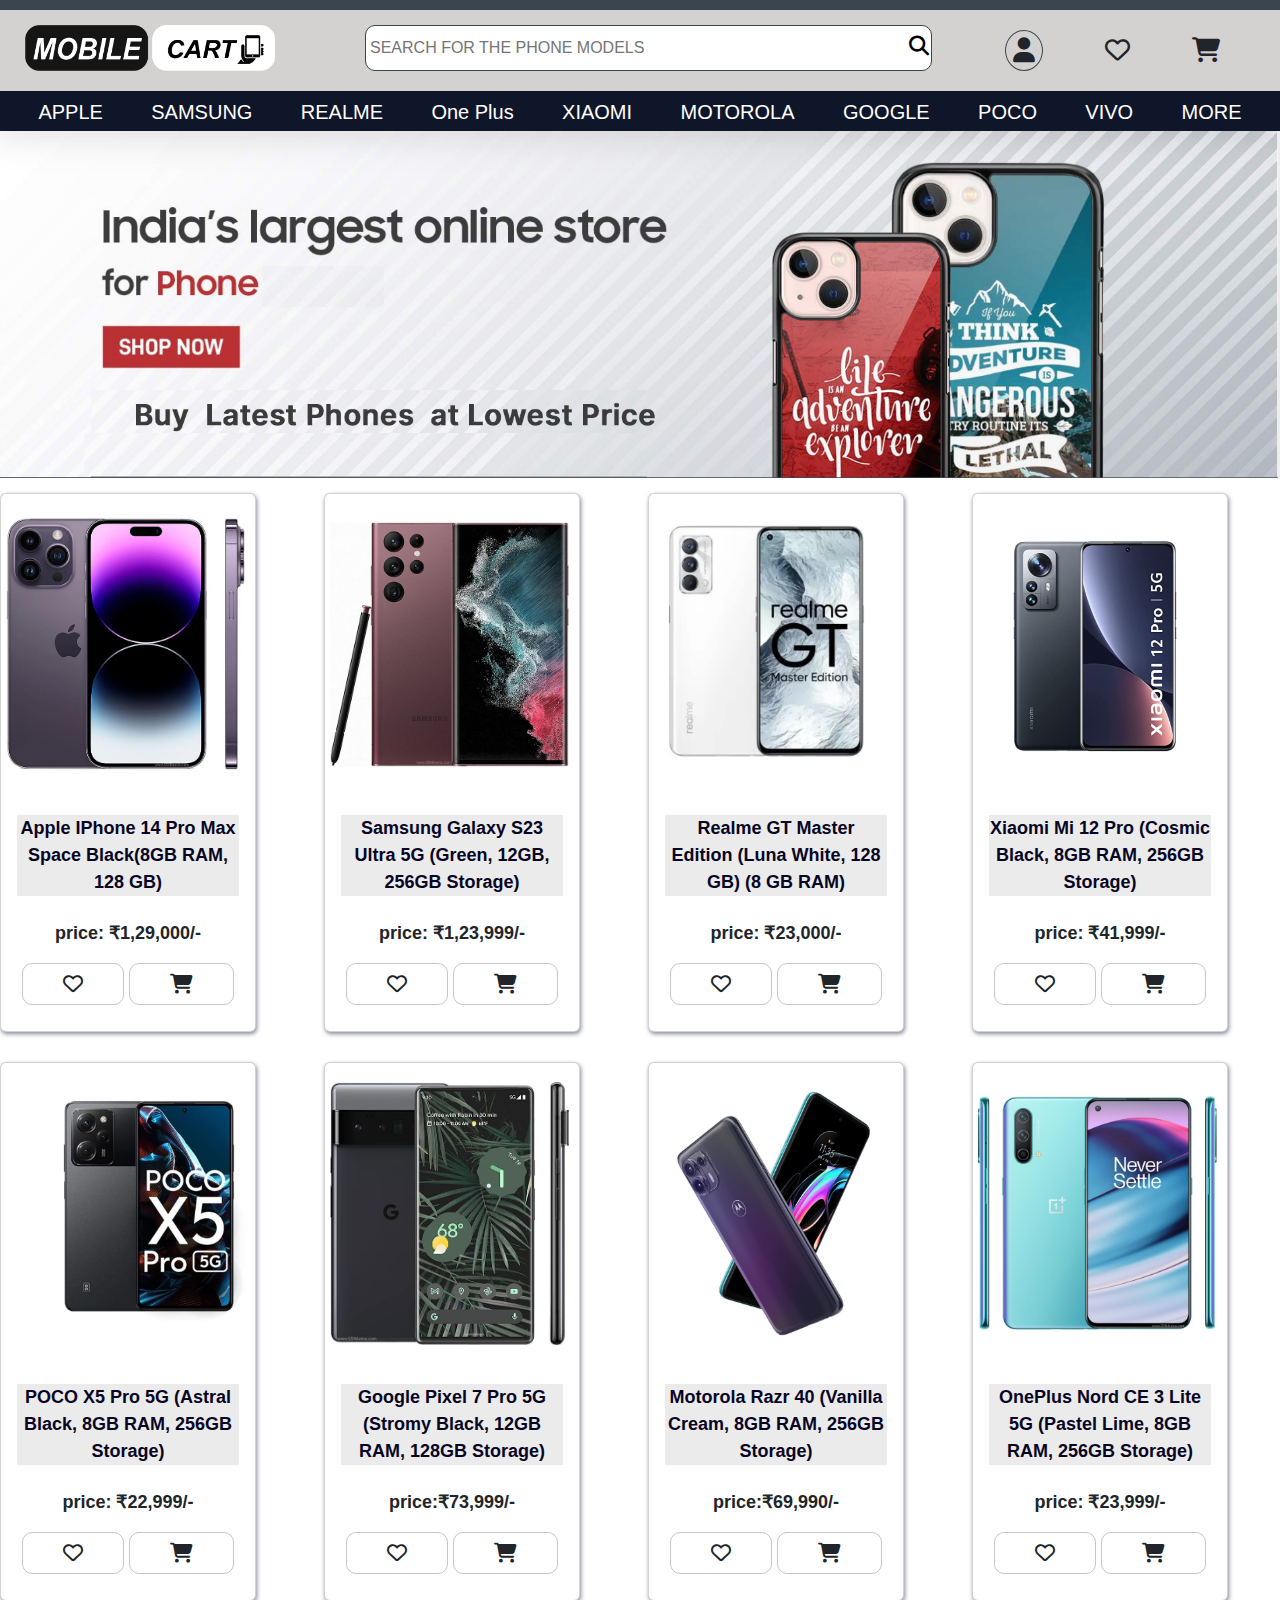
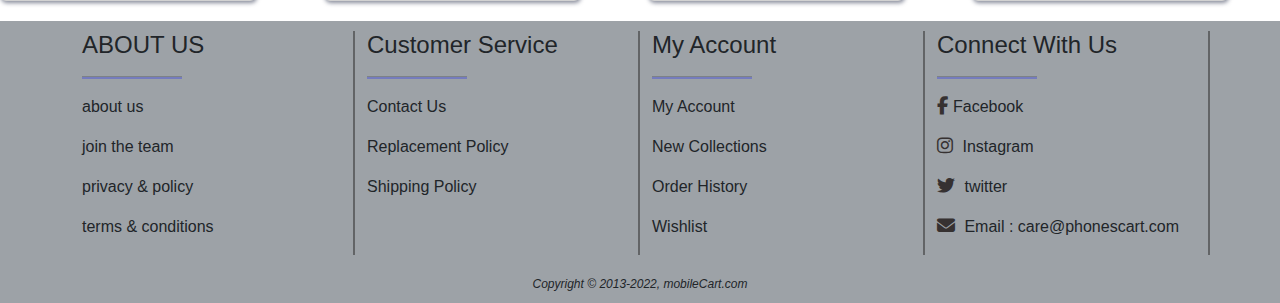
<file: index.html>
<!DOCTYPE html>
<html lang="en">
  <head>
    <meta charset="UTF-8" />
    <meta name="viewport" content="width=device-width, initial-scale=1.0" />
    <title>PHONE CART</title>
    <link href="style.css" rel="stylesheet" />
    <link href="bootstrap.css" rel="stylesheet" />
    <link
      rel="stylesheet"
      href="https://cdnjs.cloudflare.com/ajax/libs/font-awesome/6.4.0/css/all.min.css"
    />
  </head>
  <body>
    <div class="full-body-header">
      <div class="top-container"></div>
      <div class="img-container">
        <div class="container-fluid">
          <div class="row">
            <div class="col-3">
              <div class="logo">
                <i id="menuicon" class="fa-solid fa-bars"></i>
                <img src="IMAGES/PHONECART LOGO.png" alt="" width=" 250px" ; />
              </div>
            </div>
            <div class="col-6">
              <input
                class="text"
                type="text"
                placeholder="SEARCH FOR THE PHONE MODELS"
              />
              <i id="search" class="fa-solid fa-magnifying-glass"></i>
            </div>
            <div class="col-3">
              <div class="icons">
                <i id="account" class="fa-solid fa-user"></i>
                <i id="saved" class="fa-regular fa-heart"></i>
                <i id="cart" class="fa-solid fa-cart-shopping"></i>
              </div>
            </div>
          </div>
        </div>
      </div>

      <!-- screen below tab size -->
      <div class="img-container1">
        <div class="container-fluid">
          <div class="flex-class">
            <div class="logo">
              <i id="menuicons" class="fa-solid fa-bars"></i>
            </div>

            <div class="logodiv">
              <img src="IMAGES/PHONECART LOGO.png" alt="" width=" 250px" ; />
            </div>

            <div class="icons">
              <i id="account" class="fa-solid fa-user"></i>
              <i id="saved" class="fa-regular fa-heart"></i>
              <i id="cart" class="fa-solid fa-cart-shopping"></i>
            </div>
          </div>
        </div>
      </div>

      <div class="phone-search">
        <div class="flex2">
          <input
            class="text"
            type="text"
            placeholder="SEARCH FOR THE PHONE MODELS"
          />
          <i id="search" class="fa-solid fa-magnifying-glass"></i>
        </div>
      </div>

      <!-- sidebar -->
      <div id="sidebar">
        <h3>APPLE</h3>
        <h3>SAMSUNG</h3>
        <h3>REALME</h3>
        <h3>One Plus</h3>
        <h3>XIAOMI</h3>
        <h3>MOTOROLA</h3>
        <h3>GOOGLE</h3>
        <h3>POCO</h3>
        <h3>VIVO</h3>
        <h3>MORE</h3>
      </div>

      <div class="head-bottom-container">
        <h3 id="apple">APPLE</h3>
        <h3 id="samsung">SAMSUNG</h3>
        <h3 id="realme">REALME</h3>
        <h3 id="oneplus">One Plus</h3>
        <h3 id="xiaomi">XIAOMI</h3>
        <h3 id="motorola">MOTOROLA</h3>
        <h3 id="google">GOOGLE</h3>
        <h3 id="poco">POCO</h3>
        <h3 id="vivo">VIVO</h3>
        <h3 id="more">MORE</h3>
      </div>
    </div>
    <div class="all-phones">
      <div class="iphones">
        <a href="links/apple 14pro max.html"><h5>iPhone 14 Pro Max</h5></a>
        <h5>iPhone 14</h5>
        <h5>iPhone SE</h5>
        <h5>iPhone 13 Pro Max</h5>
      </div>
      <div class="samsung-phones">
        <a href="links/samsung s23 ultra .html"> <h5>Samsung Galaxy S23 Ultra</h5></a>
        <h5>Samsung Galaxy S20 FE</h5>
        <h5>Samsung Galaxy S10</h5>
      </div>
      <div class="realme-phones">
        <a href="links/realme gt.html"> <h5>Realme GT 5G</h5></a>
        <h5>Realme Narzo 50 Pro 5G.</h5>
        <h5>Realme 9i 5G.</h5>
        <h5>Realme 10 Pro 5G.</h5>
      </div>
      <div class="oneplus-phones">
        <a href="links/OnePlus Nord.html"><h5>OnePlus Nord CE 3 Lite</h5></a>
        <h5>OnePlus 8 Pro</h5>
        <h5>OnePlus Nord</h5>
        <h5>OnePlus 8T</h5>
      </div>
      <div class="xiaomi-phones">
        <a href="links/Xiaomi Mi 10 Pro.html"><h5>Xiaomi Mi 10 Pro</h5></a>
        <h5>Xiaomi Mi 10 Ultra</h5>
        <h5>Xiaomi Mi 11 Ultra</h5>
        <h5>Xiaomi Mi A1</h5>
      </div>
      <div class="motorola-phones">
        <a href="links/Motorola razr.html"><h5>Motorola razr 40</h5></a>
        <h5>Motorola moto g8 power lite</h5>
        <h5>Motorola moto</h5>
        <h5>Motorola moto g60</h5>
      </div>
      <div class="google-phones">
        <a href="links/Google Pixel.html"><h5>Google Pixel 7 Pro</h5></a>
        <h5>Google Pixel 6a</h5>
        <h5>Google Pixel 6 Pro</h5>
        <h5>Google Pixel 6</h5>
      </div>
      <div class="poco-phones">
        <a href="links/POCO X5.html"><h5>POCO X5 Pro</h5></a>
        <h5>Poco M6 Pro 5G</h5>
        <h5>Poco X5</h5>
        <h5>Poco C5</h5>
      </div>
      <div class="vivo-phones">
        <a href="links/Vivo X80.html"> <h5>Vivo T2x 5G</h5></a>
        <h5>Vivo V25 Pro</h5>
        <h5>Vivo T1 Pro</h5>
      </div>
    </div>
    <!-- header end -->

    <div class="section-banner">
      <img src="IMAGES/banner.jpg" alt="" />
    </div>
    <!-- body start -->

    <div class="section-body">
      <div class="phone-card">
        <div class="card" style="width: 16rem">
          <a href="links/apple 14pro max.html">
            <img src="IMAGES/apple/apple.jpg" class="card-img-top" alt="..."
          /></a>
          <div class="card-body">
            <a href="links/apple 14pro max.html">
              <p class="card-text">
                Apple iPhone 14 Pro Max Space Black(8GB RAM, 128 GB)
              </p></a
            ><br />
            <p>price: ₹1,29,000/-</p>
            <div class="phone-saved">
              <i id="saved" class="fa-regular fa-heart"></i>
              <div class="phone-cart">
                <i id="phone-cart" class="fa-solid fa-cart-shopping"></i>
              </div>
            </div>
          </div>
        </div>
      </div>

      <div class="phone-card">
        <div class="card" style="width: 16rem">
          <a href="links/samsung s23 ultra .html"
            ><img src="IMAGES/samsung.jpg" class="card-img-top" alt="..."
          /></a>
          <div class="card-body">
            <a href="links/samsung s23 ultra .html">
              <p class="card-text">
                Samsung Galaxy S23 Ultra 5G (Green, 12GB, 256GB Storage)
              </p></a
            ><br />
            <p>price: ₹1,23,999/-</p>
            <div class="phone-saved">
              <i id="saved" class="fa-regular fa-heart"></i>
              <div class="phone-cart">
                <i id="phone-cart" class="fa-solid fa-cart-shopping"></i>
              </div>
            </div>
          </div>
        </div>
      </div>

      <div class="phone-card">
        <div class="card" style="width: 16rem">
          <a href="links/realme gt.html"
            ><img src="IMAGES/realme/r.png" class="card-img-top" alt="..."
          /></a>
          <div class="card-body">
            <a href="links/realme gt.html"
              ><p class="card-text">
                realme GT Master Edition (Luna White, 128 GB) (8 GB RAM)
              </p></a
            >
            <br />
            <p>price: ₹23,000/-</p>
            <div class="phone-saved">
              <i id="saved" class="fa-regular fa-heart"></i>
              <div class="phone-cart">
                <i id="phone-cart" class="fa-solid fa-cart-shopping"></i>
              </div>
            </div>
          </div>
        </div>
      </div>

      <div class="phone-card">
        <div class="card" style="width: 16rem">
          <a href="links/Xiaomi Mi 10 Pro.html"
            ><img src="IMAGES/mi/x1.png" class="card-img-top" alt="..."
          /></a>
          <div class="card-body">
            <a href="links/Xiaomi Mi 10 Pro.html">
              <p class="card-text">
                Xiaomi Mi 12 Pro (Cosmic Black,  8GB RAM, 256GB Storage)
              </p></a
            ><br />
            <p>price: ₹41,999/-</p>
            <div class="phone-saved">
              <i id="saved" class="fa-regular fa-heart"></i>
              <div class="phone-cart">
                <i id="phone-cart" class="fa-solid fa-cart-shopping"></i>
              </div>
            </div>
          </div>
        </div>
      </div>
      <div class="phone-card">
        <div class="card" style="width: 16rem">
          <a href="links/POCO X5.html"
            ><img src="IMAGES/poco/1.png" class="card-img-top" alt="..."
          /></a>
          <div class="card-body">
            <a href="links/POCO X5.html"
              ><p class="card-text">
                POCO X5 Pro 5G (Astral Black, 8GB RAM, 256GB Storage)
              </p></a
            ><br />
            <p>price: ₹22,999/-</p>
            <div class="phone-saved">
              <i id="saved" class="fa-regular fa-heart"></i>
              <div class="phone-cart">
                <i id="phone-cart" class="fa-solid fa-cart-shopping"></i>
              </div>
            </div>
          </div>
        </div>
      </div>

      <div class="phone-card">
        <div class="card" style="width: 16rem">
          <a href="links/Google Pixel.html"
            ><img src="IMAGES/pixel.jpg" class="card-img-top" alt="..."
          /></a>
          <div class="card-body">
            <a href="links/Google Pixel.html"
              ><p class="card-text">
                Google Pixel 7 Pro 5G (Stromy Black, 12GB RAM, 128GB Storage)
              </p></a
            ><br />
            <p>price:₹73,999/-</p>
            <div class="phone-saved">
              <i id="saved" class="fa-regular fa-heart"></i>
              <div class="phone-cart">
                <i id="phone-cart" class="fa-solid fa-cart-shopping"></i>
              </div>
            </div>
          </div>
        </div>
      </div>

      <div class="phone-card">
        <div class="card" style="width: 16rem">
          <a href="links/Motorola razr.html"
            ><img src="IMAGES/motorola.jpg" class="card-img-top" alt="..."
          /></a>
          <div class="card-body">
            <a href="links/Motorola razr.html"
              ><p class="card-text">
                Motorola razr 40 (Vanilla Cream, 8GB RAM, 256GB Storage)
              </p></a
            ><br />
            <p>price:₹69,990/-</p>
            <div class="phone-saved">
              <i id="saved" class="fa-regular fa-heart"></i>
              <div class="phone-cart">
                <i id="phone-cart" class="fa-solid fa-cart-shopping"></i>
              </div>
            </div>
          </div>
        </div>
      </div>

      <div class="phone-card">
        <div class="card" style="width: 16rem">
          <a href="links/OnePlus Nord.html"
            ><img src="IMAGES/one plus.jpg" class="card-img-top" alt="..."
          /></a>
          <div class="card-body">
            <a href="links/OnePlus Nord.html"
              ><p class="card-text">
                OnePlus Nord CE 3 Lite 5G (Pastel Lime, 8GB RAM, 256GB Storage)
              </p></a
            ><br />
            <p>price: ₹23,999/-</p>
            <div class="phone-saved">
              <i id="saved" class="fa-regular fa-heart"></i>
              <div class="phone-cart">
                <i id="phone-cart" class="fa-solid fa-cart-shopping"></i>
              </div>
            </div>
          </div>
        </div>
      </div>
    </div>

    <!-- body end -->
    <!-- footer start -->

    <footer class="footer">
      <div class="container">
        <div class="row">
          <div class="col-md-3">
            <h4>ABOUT US</h4>
            <hr />
            <p>about us</p>
            <p>join the team</p>
            <p>privacy & policy</p>
            <p>terms & conditions</p>
          </div>
          <div class="col-md-3">
            <h4>Customer Service</h4>
            <hr />
            <p>Contact Us</p>
            <p>Replacement Policy</p>
            <p>Shipping Policy</p>
          </div>
          <div class="col-md-3">
            <h4>My Account</h4>
            <hr />
            <p>My Account</p>
            <p>New Collections</p>
            <p>Order History</p>
            <p>Wishlist</p>
          </div>
          <div class="col-md-3">
            <h4>Connect With Us</h4>
            <hr />
            <p><i class="fa-brands fa-facebook-f" style="color: rgb(54, 49, 49); font-size: 18px;margin-right:5px;"></i>Facebook</p>
            <p><i class="fa-brands fa-instagram"style="color:rgb(54, 49, 49); font-size: 18px;margin-right:5px;"></i>  Instagram</p>
            <p><i class="fa-brands fa-twitter"style="color:rgb(54, 49, 49); font-size: 18px;margin-right:5px;"></i>  twitter</p>
            <p> <i class="fa-solid fa-envelope"style="color:rgb(54, 49, 49); font-size: 18px;margin-right:5px;"></i>  Email : care@phonescart.com</p>
          </div>
          <i style="margin-top: 20px;"> Copyright © 2013-2022, mobileCart.com</i>
        </div>
      </div>
    </footer>
    <script
      src="https://code.jquery.com/jquery-3.7.0.js"
      integrity="sha256-JlqSTELeR4TLqP0OG9dxM7yDPqX1ox/HfgiSLBj8+kM="
      crossorigin="anonymous"
    ></script>
    <script>
      $(document).ready(function () {
        $("#menuicon")
          .off("click")
          .on("click", function () {
            $("#sidebar").slideToggle(500);
          });
      });
      $(document).ready(function () {
        $("#menuicons").click(function () {
          $("#sidebar").slideToggle(500);
        });
      });
      $(document).ready(function () {
        $("#apple").click(function () {
          $(".iphones").slideToggle(400);
          $(".samsung-phones").hide();
          $(".realme-phones").hide();
          $(".oneplus-phones").hide();
          $(".xiaomi-phones").hide();
          $(".motorola-phones").hide();
          $(".google-phones").hide();
          $(".poco-phones").hide();
          $(".vivo-phones").hide();
        });
        $("#samsung").click(function () {
          $(".samsung-phones").slideToggle(400);
          $(".iphones").hide();

          $(".realme-phones").hide();
          $(".oneplus-phones").hide();
          $(".xiaomi-phones").hide();
          $(".motorola-phones").hide();
          $(".google-phones").hide();
          $(".poco-phones").hide();
          $(".vivo-phones").hide();
        });
        $("#realme").click(function () {
          $(".realme-phones").slideToggle(400);
          $(".iphones").hide();
          $(".samsung-phones").hide();

          $(".oneplus-phones").hide();
          $(".xiaomi-phones").hide();
          $(".motorola-phones").hide();
          $(".google-phones").hide();
          $(".poco-phones").hide();
          $(".vivo-phones").hide();
        });
        $("#oneplus").click(function () {
          $(".oneplus-phones").slideToggle(400);
          $(".iphones").hide();
          $(".samsung-phones").hide();
          $(".realme-phones").hide();

          $(".xiaomi-phones").hide();
          $(".motorola-phones").hide();
          $(".google-phones").hide();
          $(".poco-phones").hide();
          $(".vivo-phones").hide();
        });
        $("#xiaomi").click(function () {
          $(".xiaomi-phones").slideToggle(400);
          $(".iphones").hide();
          $(".samsung-phones").hide();
          $(".realme-phones").hide();
          $(".oneplus-phones").hide();

          $(".motorola-phones").hide();
          $(".google-phones").hide();
          $(".poco-phones").hide();
          $(".vivo-phones").hide();
        });
        $("#motorola").click(function () {
          $(".motorola-phones").slideToggle(400);
          $(".iphones").hide();
          $(".samsung-phones").hide();
          $(".realme-phones").hide();
          $(".oneplus-phones").hide();
          $(".xiaomi-phones").hide();

          $(".google-phones").hide();
          $(".poco-phones").hide();
          $(".vivo-phones").hide();
        });
        $("#google").click(function () {
          $(".google-phones").slideToggle(400);
          $(".iphones").hide();
          $(".samsung-phones").hide();
          $(".realme-phones").hide();
          $(".oneplus-phones").hide();
          $(".xiaomi-phones").hide();
          $(".motorola-phones").hide();

          $(".poco-phones").hide();
          $(".vivo-phones").hide();
        });
        $("#poco").click(function () {
          $(".poco-phones").slideToggle(400);
          $(".iphones").hide();
          $(".samsung-phones").hide();
          $(".realme-phones").hide();
          $(".oneplus-phones").hide();
          $(".xiaomi-phones").hide();
          $(".motorola-phones").hide();
          $(".google-phones").hide();

          $(".vivo-phones").hide();
        });
        $("#vivo").click(function () {
          $(".vivo-phones").slideToggle(400);
          $(".iphones").hide();
          $(".samsung-phones").hide();
          $(".realme-phones").hide();
          $(".oneplus-phones").hide();
          $(".xiaomi-phones").hide();
          $(".motorola-phones").hide();
          $(".google-phones").hide();
          $(".poco-phones").hide();
        });
      });
    </script>
  </body>
</html>
</file>
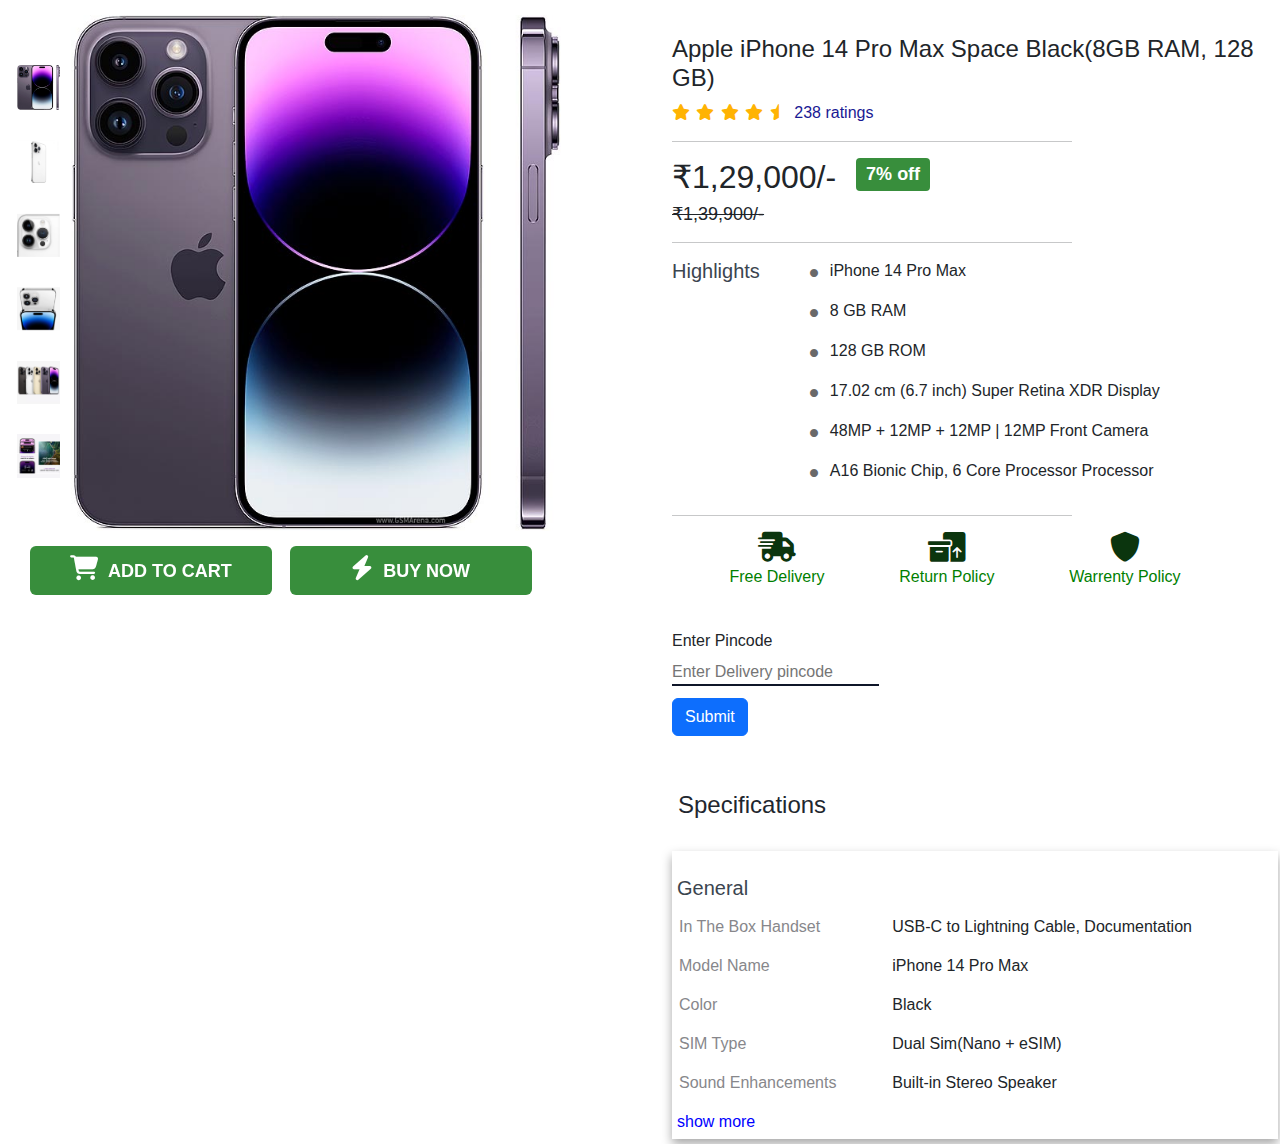
<file: apple 14pro max.html>
<!DOCTYPE html>
<html lang="en">
  <head>
    <meta charset="UTF-8" />
    <meta name="viewport" content="width=device-width, initial-scale=1.0" />
    <title>phone Details</title>
    <link href="style.css" rel="stylesheet" />
    <link href="bootstrap.css" rel="stylesheet" />
    <link
      href="https://cdnjs.cloudflare.com/ajax/libs/font-awesome/6.4.0/css/all.min.css"
      rel="stylesheet"
    />
  </head>
  <body>
    <div class="section">
      <div class="container-fluid">
        <div class="row">
          <div class="col-lg-6">
            <div class="fixed-image ">
              <div class="w3-content" style="max-width: 100%">
                <div class="imgtransform">
                  <img
                    class="mySlides"
                    src="IMAGES/apple/apple.jpg"
                    style="width: 93%"
                  />

                  <img
                    class="mySlides"
                    src="IMAGES/apple/apple1.png"
                    style="width: 93%; display: none"
                  />
                  <img
                    class="mySlides"
                    src="IMAGES/apple/apple2.png"
                    style="width: 93%; display: none"
                  />
                  <img
                    class="mySlides"
                    src="IMAGES/apple/apple3.png"
                    style="width: 93%; display: none"
                  />
                  <img
                    class="mySlides"
                    src="IMAGES/apple/apple4.png"
                    style="width: 93%; display: none"
                  />
                  <img
                    class="mySlides"
                    src="IMAGES/apple/apple5.png"
                    style="width: 93%; display: none"
                  />
                </div>
                <div class="phone-image">
                  <div class="w3-row-padding w3-section">
                    <div class="col s4">
                      <img
                        class="demo w3-opacity w3-hover-opacity-off"
                        src="IMAGES/apple/apple.jpg"
                        onclick="currentDiv(1)"
                      />
                    </div>
                    <div class="w3-col s4">
                      <img
                        class="demo w3-opacity w3-hover-opacity-off"
                        src="IMAGES/apple/apple1.png"
                        onclick="currentDiv(2)"
                      />
                    </div>
                    <div class="w3-col s4">
                      <img
                        class="demo w3-opacity w3-hover-opacity-off"
                        src="IMAGES/apple/apple2.png"
                        onclick="currentDiv(3)"
                      />
                    </div>
                    <div class="w3-col s4">
                      <img
                        class="demo w3-opacity w3-hover-opacity-off"
                        src="IMAGES/apple/apple3.png"
                        onclick="currentDiv(4)"
                      />
                    </div>
                    <div class="w3-col s4">
                      <img
                        class="demo w3-opacity w3-hover-opacity-off"
                        src="IMAGES/apple/apple4.png"
                        onclick="currentDiv(5)"
                      />
                    </div>
                    <div class="w3-col s4">
                      <img
                        class="demo w3-opacity w3-hover-opacity-off"
                        src="IMAGES/apple/apple5.png"
                        onclick="currentDiv(6)"
                      />
                    </div>
                  </div>
                </div>
              </div>
              <div class="cart-buynow">
                <div class="cart">
                  <i class="fa-solid fa-cart-shopping"></i>ADD TO CART
                </div>
                <div class="buy-now">
                  <i class="fa-solid fa-bolt"></i>BUY NOW
                </div>
              </div>
            </div>
          </div>
          <div class="col-lg-6">
            <div class="phone-header">
              <h4>Apple iPhone 14 Pro Max Space Black(8GB RAM, 128 GB)</h4>
              <div class="rating">
                <i class="fa-solid fa-star"></i>
                <i class="fa-solid fa-star"></i>
                <i class="fa-solid fa-star"></i>
                <i class="fa-solid fa-star"></i>
                <i class="fa-solid fa-star-half"></i><span> 238 ratings</span>
                <hr />
                <!-- <i class="fa-regular fa-star"></i> -->
              </div>
              <div class="phone-price">
                <h2>₹1,29,000/- <span>7% off</span></h2>
                <h5>₹1,39,900/-</h5>
                <hr />
              </div>
              <div class="phone-highlights">
                <div><h5>Highlights</h5></div>
                <div class="right-side">
                  <p><i class="fa-solid fa-circle"></i>iPhone 14 Pro Max</p>
                  <p><i class="fa-solid fa-circle"></i>8 GB RAM</p>
                  <p><i class="fa-solid fa-circle"></i>128 GB ROM</p>
                  <p>
                    <i class="fa-solid fa-circle"></i>17.02 cm (6.7 inch) Super
                    Retina XDR Display
                  </p>
                  <p>
                    <i class="fa-solid fa-circle"></i>48MP + 12MP + 12MP | 12MP
                    Front Camera
                  </p>
                  <p>
                    <i class="fa-solid fa-circle"></i>A16 Bionic Chip, 6 Core
                    Processor Processor
                  </p>
                </div>
              </div>
              <hr />
              <div class="phone-delivary">
                <div class="delivary">
                  <i class="fa-solid fa-truck-fast"></i>
                  <p>Free Delivery</p>
                </div>
                <div class="return">
                  <i class="fa-solid fa-boxes-packing"></i>
                  <p>Return Policy</p>
                </div>
                <div class="warrenty">
                  <i class="fa-solid fa-shield"></i>
                  <p>Warrenty Policy</p>
                </div>
              </div>
              <br />
              <div class="pincode">
                <div
                  class="heading"
                  style="margin-right: 20px; margin-bottom: 7px"
                >
                  Enter Pincode
                </div>
                <div class="description" style="margin-bottom: 12px">
                  <input
                    type="text"
                    id="pincode"
                    name="pincode"
                    placeholder="Enter Delivery pincode "
                    number
                    required
                  />
                  <label id="result" style="color: red"></label>
                </div>
                <div>
                  <input
                    type="submit"
                    class="btn btn-primary"
                    id="submit"
                    style="margin-bottom: 30px"
                  />
                </div>
              </div>

              <div class="phone-specifications">
                <h4>Specifications</h4>
                <br />
                <div class="boxdivision">
                  <h5>General</h5>
                  <div class="description-head">
                    <div class="heading">In The Box Handset</div>
                    <div class="description">
                      USB-C to Lightning Cable, Documentation
                    </div>
                  </div>

                  <div class="description-head">
                    <div class="heading">Model Name</div>
                    <div class="description">iPhone 14 Pro Max</div>
                  </div>
                  <div class="description-head">
                    <div class="heading">Color</div>
                    <div class="description">Black</div>
                  </div>
                  <div class="description-head">
                    <div class="heading">SIM Type</div>
                    <div class="description">Dual Sim(Nano + eSIM)</div>
                  </div>
                  <div class="description-head">
                    <div class="heading">Sound Enhancements</div>
                    <div class="description">Built-in Stereo Speaker</div>
                  </div>
                  <button class="toggleshow">show more</button>
                  <br />
                </div>

                <div class="phone-toggle">
                  <div class="boxdivision">
                    <h5>Display Features</h5>
                    <div class="description-head">
                      <div class="heading">Display Size</div>
                      <div class="description">17.02 cm (6.7 inch)</div>
                    </div>
                    <div class="description-head">
                      <div class="heading">Resolution</div>
                      <div class="description">2796 x 1290 Pixels</div>
                    </div>
                    <div class="description-head">
                      <div class="heading">Resolution Type</div>
                      <div class="description">Super Retina XDR Display</div>
                    </div>
                    <div class="description-head">
                      <div class="heading">GPU</div>
                      <div class="description">5 Core</div>
                    </div>
                    <div class="description-head">
                      <div class="heading">Display Type</div>
                      <div class="description">Super Retina XDR Display</div>
                    </div>

                    <br />
                  </div>
                  <div class="boxdivision">
                    <h5>Os & Processor Features</h5>
                    <div class="description-head">
                      <div class="heading">Operating System</div>
                      <div class="description">iOS 16</div>
                    </div>
                    <div class="description-head">
                      <div class="heading">Processor Type</div>
                      <div class="description">
                        A16 Bionic Chip, 6 Core Processor
                      </div>
                    </div>
                    <div class="description-head">
                      <div class="heading">Processor Core</div>
                      <div class="description">Hexa Core</div>
                    </div>
                    <div class="description-head">
                      <div class="heading">Operating Frequency</div>
                      <div class="description">
                        5G NR (Bands n1, n2, n3, n5, n7, n8, n12, n20, n25, n26,
                        n28, n30, n38, n40, n41, n48, n53, n66, n70, n77, n78,
                        n79), 4G FDD-LTE (B1, B2, B3, B4, B5, B7, B8, B12, B13,
                        B17, B18, B19, B20, B25, B26, B28, B30, B32, B66), 4G
                        TD-LTE (B34, B38, B39, B40, B41, B42, B46, B48, B53), 3G
                        UMTS/HSPA+/DC-HSDPA (850, 900, 1700/2100, 1900, 2100
                        MHz),2G GSM/EDGE (850, 900, 1800, 1900 MHz)
                      </div>
                    </div>

                    <br />
                  </div>
                  <div class="boxdivision">
                    <h5>Camera Features</h5>
                    <div class="description-head">
                      <div class="heading">Primary Camera</div>
                      <div class="description">48MP + 12MP + 12MP</div>
                    </div>
                    <div class="description-head">
                      <div class="heading">Primary Camera Features</div>
                      <div class="description">
                        Triple Camera Setup: 48MP Main Camera (Focal Length: 24
                        mm, f/1.78 Aperture, Second Generation Sensor Shift
                        Optical Image Stabilisation, Seven Element Lens, 100%
                        Focus Pixels) + 12MP Ultra Wide Camera (Focal Length: 13
                        mm, f/2.2 Aperture, FOV: 120 Degree, Six Element Lens,
                        100% Focus Pixels) + 12MP 3 x Telephoto Camera (Focal
                        Length: 77 mm, f/2.8 Aperture, Optical Image
                        Stabilisation, Six Element Lens), Camera Feature:
                        Photonic Engine, Deep Fusion, Smart HDR 4, Portrait Mode
                        with Advanced Bokeh and Depth Control, Portrait Lighting
                        with Six Effects (Natural, Studio, Contour, Stage, Stage
                        Mono, High Key Mono), Night Mode, Night Mode Portraits
                        Enabled by LiDAR Scanner, Panorama (Upto 63MP),
                        Photographic Styles, Macro Photography, Apple ProRAW,
                        Wide Colour Capture for Photos and Live Photos
                      </div>
                    </div>
                    <div class="description-head">
                      <div class="heading">Secondary Camera</div>
                      <div class="description">12MP Front Camera</div>
                    </div>
                    <div class="description-head">
                      <div class="heading">Video Recording Resolution</div>
                      <div class="description">
                        Rear Camera: 4K (at 24 fps/ 25 fps/ 30 fps/ 60 fps),
                        2.8K (at 60 fps), 1080P (at 120 fps/60 fps/30 fps/ 25
                        fps), 720P (at 30 fps) | Front Camera: 4K (at 24 fps/ 25
                        fps/ 30 fps/ 60 fps), 1080P (at 120 fps/60 fps/30 fps/
                        25 fps)
                      </div>
                    </div>
                    <button class="togglehide">show less</button>
                    <br />
                  </div>
                  <div class="boxdivision">
                    <h5>Connectivity Features</h5>
                    <div class="description-head">
                      <div class="heading">Network Type</div>
                      <div class="description">5G, 4G VOLTE, 4G, 3G, 2G</div>
                    </div>
                    <div class="description-head">
                      <div class="heading">Supported Networks</div>
                      <div class="description">
                        5G, 4G VoLTE, 4G LTE, UMTS, GSM
                      </div>
                    </div>
                    <div class="description-head">
                      <div class="heading">Internet Connectivity</div>
                      <div class="description">5G, 4G, 3G, Wi-Fi, EDGE</div>
                    </div>
                    <div class="description-head">
                      <div class="heading">Bluetooth Support</div>
                      <div class="description">Yes</div>
                    </div>
                    <div class="description-head">
                      <div class="heading">Bluetooth Version</div>
                      <div class="description">v5.3</div>
                    </div>
                    <div class="description-head">
                      <div class="heading">Wi-Fi</div>
                      <div class="description">yes</div>
                    </div>
                    <div class="description-head">
                      <div class="heading">Wi-Fi Version</div>
                      <div class="description">Wi-Fi 6 (802.11ax)</div>
                    </div>
                  </div>
                  <div class="boxdivision">
                    <h5>Warranty</h5>
                    <div class="description-head">
                      <div class="heading">Warranty Summary</div>
                      <div class="description">
                        1 Year Warranty for Phone and 6 Months Warranty for
                        In-Box Accessories
                      </div>
                    </div>
                    <div class="description-head">
                      <div class="heading">Domestic Warranty</div>
                      <div class="description">1 Year</div>
                    </div>
                  </div>
                </div>
              </div>
            </div>
          </div>
        </div>
      </div>
    </div>
    <script
      src="https://code.jquery.com/jquery-3.7.0.js"
      integrity="sha256-JlqSTELeR4TLqP0OG9dxM7yDPqX1ox/HfgiSLBj8+kM="
      crossorigin="anonymous"
    ></script>
    <script>
      $(document).ready(function () {
        $(".toggleshow").click(function () {
          $(".phone-toggle").slideToggle(500);
          $(".toggleshow").hide();
        });
        $(".togglehide").click(function () {
          $(".phone-toggle").slideToggle(500);
          $(".toggleshow").show();
        });
      });
    </script>
    <script>
      function currentDiv(n) {
        showDivs((slideIndex = n));
      }

      function showDivs(n) {
        var i;
        var x = document.getElementsByClassName("mySlides");
        var dots = document.getElementsByClassName("demo");
        if (n > x.length) {
          slideIndex = 1;
        }
        if (n < 1) {
          slideIndex = x.length;
        }
        for (i = 0; i < x.length; i++) {
          x[i].style.display = "none";
        }
        for (i = 0; i < dots.length; i++) {
          dots[i].className = dots[i].className.replace(" w3-opacity-off", "");
        }
        x[slideIndex - 1].style.display = "block";
        dots[slideIndex - 1].className += " w3-opacity-off";
      }
    </script>
    <script>
      $(document).ready(function () {
        $("#submit").click(function () {
          var inputval = $("#pincode").val();
          if (inputval.length == 6) {
            if (isNaN(inputval)) {
              $("#result").html("Enter A Valid Pincode");
            } else {
              $("#result")
                .html("Delivery Will Be Expected In 10 Days")
                .css("color", "black");
            }
          } else {
            $("#result").html("Enter A Valid Six-Digit Pincode");
          }
        });
      });
    </script>
  </body>
</html>
</file>
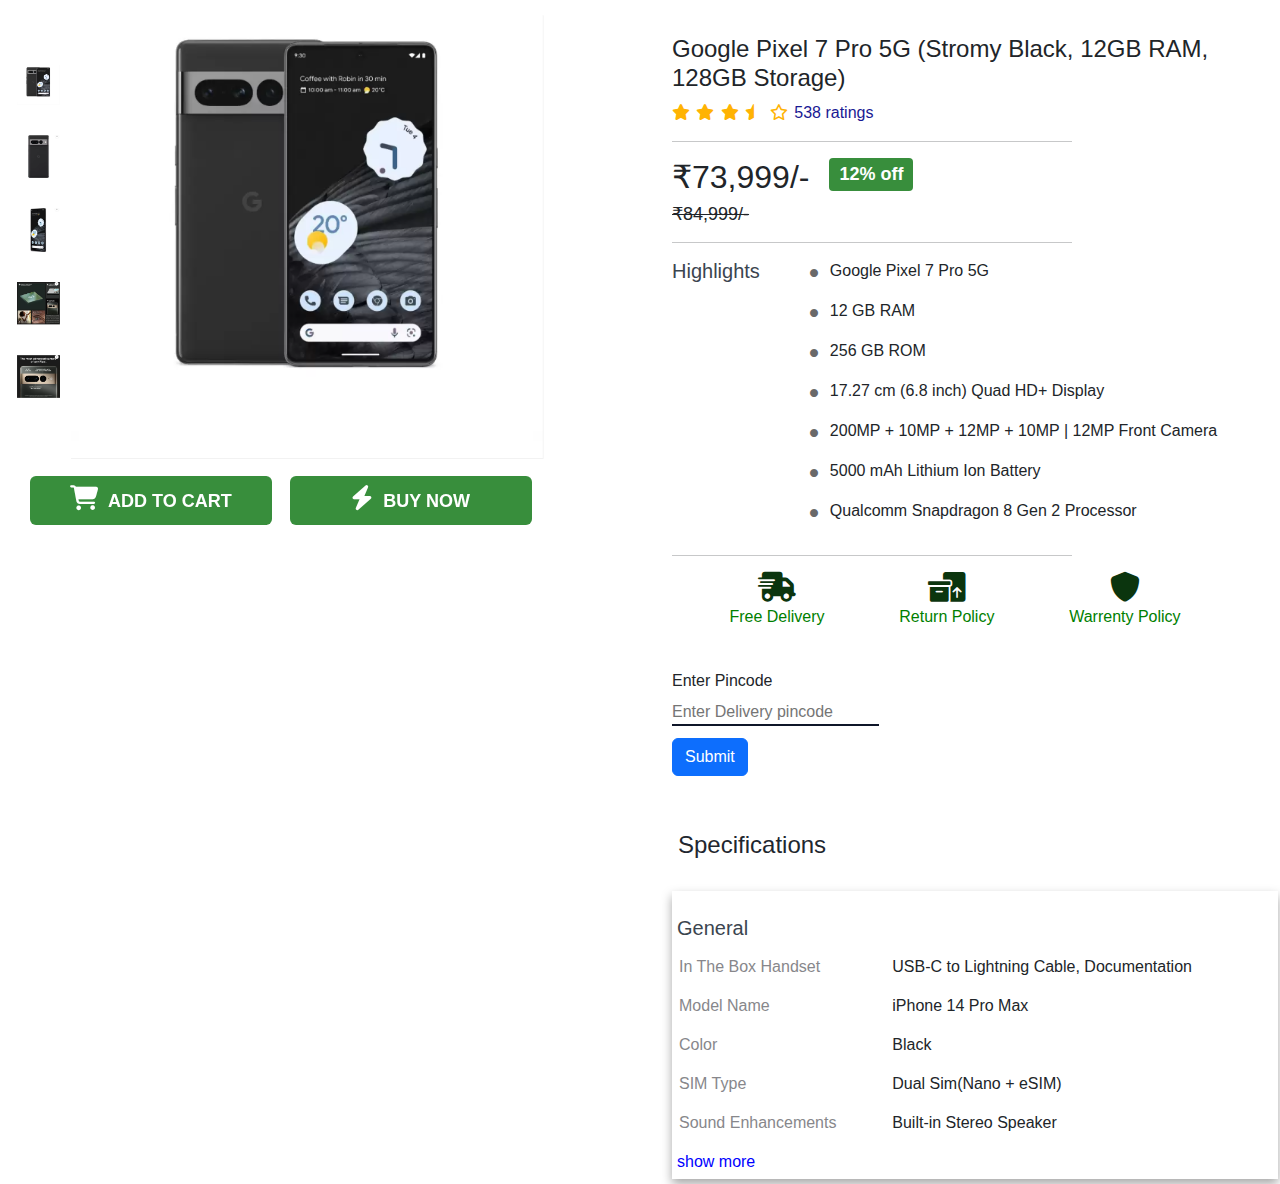
<file: Google Pixel.html>
<!DOCTYPE html>
<html lang="en">
  <head>
    <meta charset="UTF-8" />
    <meta name="viewport" content="width=device-width, initial-scale=1.0" />
    <title>phone Details</title>
    <link href="style.css" rel="stylesheet" />
    <link href="bootstrap.css" rel="stylesheet" />
    <link
      href="https://cdnjs.cloudflare.com/ajax/libs/font-awesome/6.4.0/css/all.min.css"
      rel="stylesheet"
    />
  </head>
  <body>
    <div class="section">
      <div class="container-fluid">
        <div class="row">
          <div class="col-lg-6">
            <div class="fixed-image">
              <div class="w3-content" style="max-width: 100%">
                <div class="imgtransform">
                  <img
                    class="mySlides"
                    src="IMAGES/google/1.png"
                    style="width: 90%"
                  />

                  <img
                    class="mySlides"
                    src="IMAGES/google/2.png"
                    style="width: 90%; display: none"
                  />
                  <img
                    class="mySlides"
                    src="IMAGES/google/3.png"
                    style="width: 90%; display: none"
                  />
                  <img
                    class="mySlides"
                    src="IMAGES/google/4.png"
                    style="width: 90%; display: none"
                  />
                  <img
                    class="mySlides"
                    src="IMAGES/google/5.png"
                    style="width: 90%; display: none"
                  />
                </div>
                <div class="phone-image">
                  <div class="w3-row-padding w3-section">
                    <div class="w3-col s4">
                      <img
                        class="demo w3-opacity w3-hover-opacity-off"
                        src="IMAGES/google/1.png"
                    
                        onclick="currentDiv(1)"
                      />
                    </div>
                    <div class="w3-col s4">
                      <img
                        class="demo w3-opacity w3-hover-opacity-off"
                        src="IMAGES/google/2.png"
                     
                        onclick="currentDiv(2)"
                      />
                    </div>
                    <div class="w3-col s4">
                      <img
                        class="demo w3-opacity w3-hover-opacity-off"
                        src="IMAGES/google/3.png"
                     
                        onclick="currentDiv(3)"
                      />
                    </div>
                    <div class="w3-col s4">
                      <img
                        class="demo w3-opacity w3-hover-opacity-off"
                        src="IMAGES/google/4.png"
                     
                        onclick="currentDiv(4)"
                      />
                    </div>
                    <div class="w3-col s4">
                      <img
                        class="demo w3-opacity w3-hover-opacity-off"
                        src="IMAGES/google/5.png"
                       
                        onclick="currentDiv(5)"
                      />
                    </div>
                  </div>
                </div>
              </div>
              <div class="cart-buynow">
                <div class="cart">
                  <i class="fa-solid fa-cart-shopping"></i>ADD TO CART
                </div>
                <div class="buy-now">
                  <i class="fa-solid fa-bolt"></i>BUY NOW
                </div>
              </div>
            </div>
          </div>
          <div class="col-lg-6">
            <div class="phone-header">
              <h4> Google Pixel 7 Pro 5G (Stromy Black, 12GB RAM, 128GB Storage)</h4>
              <div class="rating">
                <i class="fa-solid fa-star"></i>
                <i class="fa-solid fa-star"></i>
                <i class="fa-solid fa-star"></i>
                <!-- <i class="fa-solid fa-star"></i> -->
                <i class="fa-solid fa-star-half"></i>
                <i class="fa-regular fa-star"></i><span> 538 ratings</span>
                <hr />
                
              </div>
              <div class="phone-price">
                <h2>₹73,999/- <span>12% off</span></h2>
                <h5>₹84,999/-</h5>
                <hr />
              </div>
              <div class="phone-highlights">
                <div><h5>Highlights</h5></div>
                <div class="right-side">
                  <p><i class="fa-solid fa-circle"></i>Google Pixel 7 Pro 5G</p>
                  <p><i class="fa-solid fa-circle"></i>12 GB RAM </p>
                  <p><i class="fa-solid fa-circle"></i>256 GB ROM</p>
                  <p>
                    <i class="fa-solid fa-circle"></i>17.27 cm (6.8 inch) Quad HD+ Display
                  </p>
                  <p>
                    <i class="fa-solid fa-circle"></i>200MP + 10MP + 12MP + 10MP | 12MP Front Camera
                  </p>
                  <p>
                    <i class="fa-solid fa-circle"></i>5000 mAh Lithium Ion Battery
                  </p>
                  <p>
                    <i class="fa-solid fa-circle"></i>Qualcomm Snapdragon 8 Gen 2 Processor
                  </p>
                </div>
              </div>
              <hr />
              <div class="phone-delivary">
                <div class="delivary">
                  <i class="fa-solid fa-truck-fast"></i>
                  <p>Free Delivery</p>
                </div>
                <div class="return">
                  <i class="fa-solid fa-boxes-packing"></i>
                  <p>Return Policy</p>
                </div>
                <div class="warrenty">
                  <i class="fa-solid fa-shield"></i>
                  <p>Warrenty Policy</p>
                </div>
              </div>
              <br />
              <div class="pincode">
                <div
                  class="heading"
                  style="margin-right: 20px; margin-bottom: 7px"
                >
                  Enter Pincode
                </div>
                <div class="description" style="margin-bottom: 12px">
                  <input
                    type="text"
                    id="pincode"
                    name="pincode"
                    placeholder="Enter Delivery pincode "
                    number
                    required
                  />
                  <label id="result" style="color: red"></label>
                </div>
                <div>
                  <input
                    type="submit"
                    class="btn btn-primary"
                    id="submit"
                    style="margin-bottom: 30px"
                  />
                </div>
              </div>
              <div class="phone-specifications">
                <h4>Specifications</h4>
                <br />
                <div class="boxdivision">
                  <h5>General</h5>
                  <div class="description-head">
                    <div class="heading">In The Box Handset</div>
                    <div class="description">
                      USB-C to Lightning Cable, Documentation
                    </div>
                  </div>

                  <div class="description-head">
                    <div class="heading">Model Name</div>
                    <div class="description">iPhone 14 Pro Max</div>
                  </div>
                  <div class="description-head">
                    <div class="heading">Color</div>
                    <div class="description">Black</div>
                  </div>
                  <div class="description-head">
                    <div class="heading">SIM Type</div>
                    <div class="description">Dual Sim(Nano + eSIM)</div>
                  </div>
                  <div class="description-head">
                    <div class="heading">Sound Enhancements</div>
                    <div class="description">Built-in Stereo Speaker</div>
                  </div>
                  <button class="toggleshow">show more</button>
                  <br />
                </div>

                <div class="phone-toggle">
                  <div class="boxdivision">
                    <h5>Display Features</h5>
                    <div class="description-head">
                      <div class="heading">Display Size</div>
                      <div class="description">17.02 cm (6.7 inch)</div>
                    </div>
                    <div class="description-head">
                      <div class="heading">Resolution</div>
                      <div class="description">2796 x 1290 Pixels</div>
                    </div>
                    <div class="description-head">
                      <div class="heading">Resolution Type</div>
                      <div class="description">Super Retina XDR Display</div>
                    </div>
                    <div class="description-head">
                      <div class="heading">GPU</div>
                      <div class="description">5 Core</div>
                    </div>
                    <div class="description-head">
                      <div class="heading">Display Type</div>
                      <div class="description">Super Retina XDR Display</div>
                    </div>

                    <br />
                  </div>
                  <div class="boxdivision">
                    <h5>Os & Processor Features</h5>
                    <div class="description-head">
                      <div class="heading">Operating System</div>
                      <div class="description">iOS 16</div>
                    </div>
                    <div class="description-head">
                      <div class="heading">Processor Type</div>
                      <div class="description">
                        A16 Bionic Chip, 6 Core Processor
                      </div>
                    </div>
                    <div class="description-head">
                      <div class="heading">Processor Core</div>
                      <div class="description">Hexa Core</div>
                    </div>
                    <div class="description-head">
                      <div class="heading">Operating Frequency</div>
                      <div class="description">
                        5G NR (Bands n1, n2, n3, n5, n7, n8, n12, n20, n25, n26,
                        n28, n30, n38, n40, n41, n48, n53, n66, n70, n77, n78,
                        n79), 4G FDD-LTE (B1, B2, B3, B4, B5, B7, B8, B12, B13,
                        B17, B18, B19, B20, B25, B26, B28, B30, B32, B66), 4G
                        TD-LTE (B34, B38, B39, B40, B41, B42, B46, B48, B53), 3G
                        UMTS/HSPA+/DC-HSDPA (850, 900, 1700/2100, 1900, 2100
                        MHz),2G GSM/EDGE (850, 900, 1800, 1900 MHz)
                      </div>
                    </div>

                    <br />
                  </div>
                  <div class="boxdivision">
                    <h5>Camera Features</h5>
                    <div class="description-head">
                      <div class="heading">Primary Camera</div>
                      <div class="description">48MP + 12MP + 12MP</div>
                    </div>
                    <div class="description-head">
                      <div class="heading">Primary Camera Features</div>
                      <div class="description">
                        Triple Camera Setup: 48MP Main Camera (Focal Length: 24
                        mm, f/1.78 Aperture, Second Generation Sensor Shift
                        Optical Image Stabilisation, Seven Element Lens, 100%
                        Focus Pixels) + 12MP Ultra Wide Camera (Focal Length: 13
                        mm, f/2.2 Aperture, FOV: 120 Degree, Six Element Lens,
                        100% Focus Pixels) + 12MP 3 x Telephoto Camera (Focal
                        Length: 77 mm, f/2.8 Aperture, Optical Image
                        Stabilisation, Six Element Lens), Camera Feature:
                        Photonic Engine, Deep Fusion, Smart HDR 4, Portrait Mode
                        with Advanced Bokeh and Depth Control, Portrait Lighting
                        with Six Effects (Natural, Studio, Contour, Stage, Stage
                        Mono, High Key Mono), Night Mode, Night Mode Portraits
                        Enabled by LiDAR Scanner, Panorama (Upto 63MP),
                        Photographic Styles, Macro Photography, Apple ProRAW,
                        Wide Colour Capture for Photos and Live Photos
                      </div>
                    </div>
                    <div class="description-head">
                      <div class="heading">Secondary Camera</div>
                      <div class="description">12MP Front Camera</div>
                    </div>
                    <div class="description-head">
                      <div class="heading">Video Recording Resolution</div>
                      <div class="description">
                        Rear Camera: 4K (at 24 fps/ 25 fps/ 30 fps/ 60 fps),
                        2.8K (at 60 fps), 1080P (at 120 fps/60 fps/30 fps/ 25
                        fps), 720P (at 30 fps) | Front Camera: 4K (at 24 fps/ 25
                        fps/ 30 fps/ 60 fps), 1080P (at 120 fps/60 fps/30 fps/
                        25 fps)
                      </div>
                    </div>
                    <button class="togglehide">show less</button>
                    <br />
                  </div>
                  <div class="boxdivision">
                    <h5>Connectivity Features</h5>
                    <div class="description-head">
                      <div class="heading">Network Type</div>
                      <div class="description">5G, 4G VOLTE, 4G, 3G, 2G</div>
                    </div>
                    <div class="description-head">
                      <div class="heading">Supported Networks</div>
                      <div class="description">
                        5G, 4G VoLTE, 4G LTE, UMTS, GSM
                      </div>
                    </div>
                    <div class="description-head">
                      <div class="heading">Internet Connectivity</div>
                      <div class="description">5G, 4G, 3G, Wi-Fi, EDGE</div>
                    </div>
                    <div class="description-head">
                      <div class="heading">Bluetooth Support</div>
                      <div class="description">Yes</div>
                    </div>
                    <div class="description-head">
                      <div class="heading">Bluetooth Version</div>
                      <div class="description">v5.3</div>
                    </div>
                    <div class="description-head">
                      <div class="heading">Wi-Fi</div>
                      <div class="description">yes</div>
                    </div>
                    <div class="description-head">
                      <div class="heading">Wi-Fi Version</div>
                      <div class="description">Wi-Fi 6 (802.11ax)</div>
                    </div>
                  </div>
                  <div class="boxdivision">
                    <h5>Warranty</h5>
                    <div class="description-head">
                      <div class="heading">Warranty Summary</div>
                      <div class="description">
                        1 Year Warranty for Phone and 6 Months Warranty for
                        In-Box Accessories
                      </div>
                    </div>
                    <div class="description-head">
                      <div class="heading">Domestic Warranty</div>
                      <div class="description">1 Year</div>
                    </div>
                  </div>
                </div>
              </div>
            </div>
          </div>
        </div>
      </div>
    </div>
    <script
      src="https://code.jquery.com/jquery-3.7.0.js"
      integrity="sha256-JlqSTELeR4TLqP0OG9dxM7yDPqX1ox/HfgiSLBj8+kM="
      crossorigin="anonymous"
    ></script>
    <script>
      $(document).ready(function () {
        $(".toggleshow").click(function () {
          $(".phone-toggle").slideToggle(500);
          $(".toggleshow").hide();
        });
        $(".togglehide").click(function () {
          $(".phone-toggle").slideToggle(500);
          $(".toggleshow").show();
        });
      });
    </script>
    <script>
      function currentDiv(n) {
        showDivs((slideIndex = n));
      }

      function showDivs(n) {
        var i;
        var x = document.getElementsByClassName("mySlides");
        var dots = document.getElementsByClassName("demo");
        if (n > x.length) {
          slideIndex = 1;
        }
        if (n < 1) {
          slideIndex = x.length;
        }
        for (i = 0; i < x.length; i++) {
          x[i].style.display = "none";
        }
        for (i = 0; i < dots.length; i++) {
          dots[i].className = dots[i].className.replace(" w3-opacity-off", "");
        }
        x[slideIndex - 1].style.display = "block";
        dots[slideIndex - 1].className += " w3-opacity-off";
      }
    </script>
   <script>
    $(document).ready(function () {
      $("#submit").click(function () {
        var inputval = $("#pincode").val();
        if (inputval.length == 6) {
          if (isNaN(inputval)) {
            $("#result").html("Enter A Valid Pincode");
          } else {
            $("#result")
              .html("Delivery Will Be Expected In 10 Days")
              .css("color", "black");
          }
        } else {
          $("#result").html("Enter A Valid Six-Digit Pincode");
        }
      });
    });
  </script>
  </body>
</html>
</file>
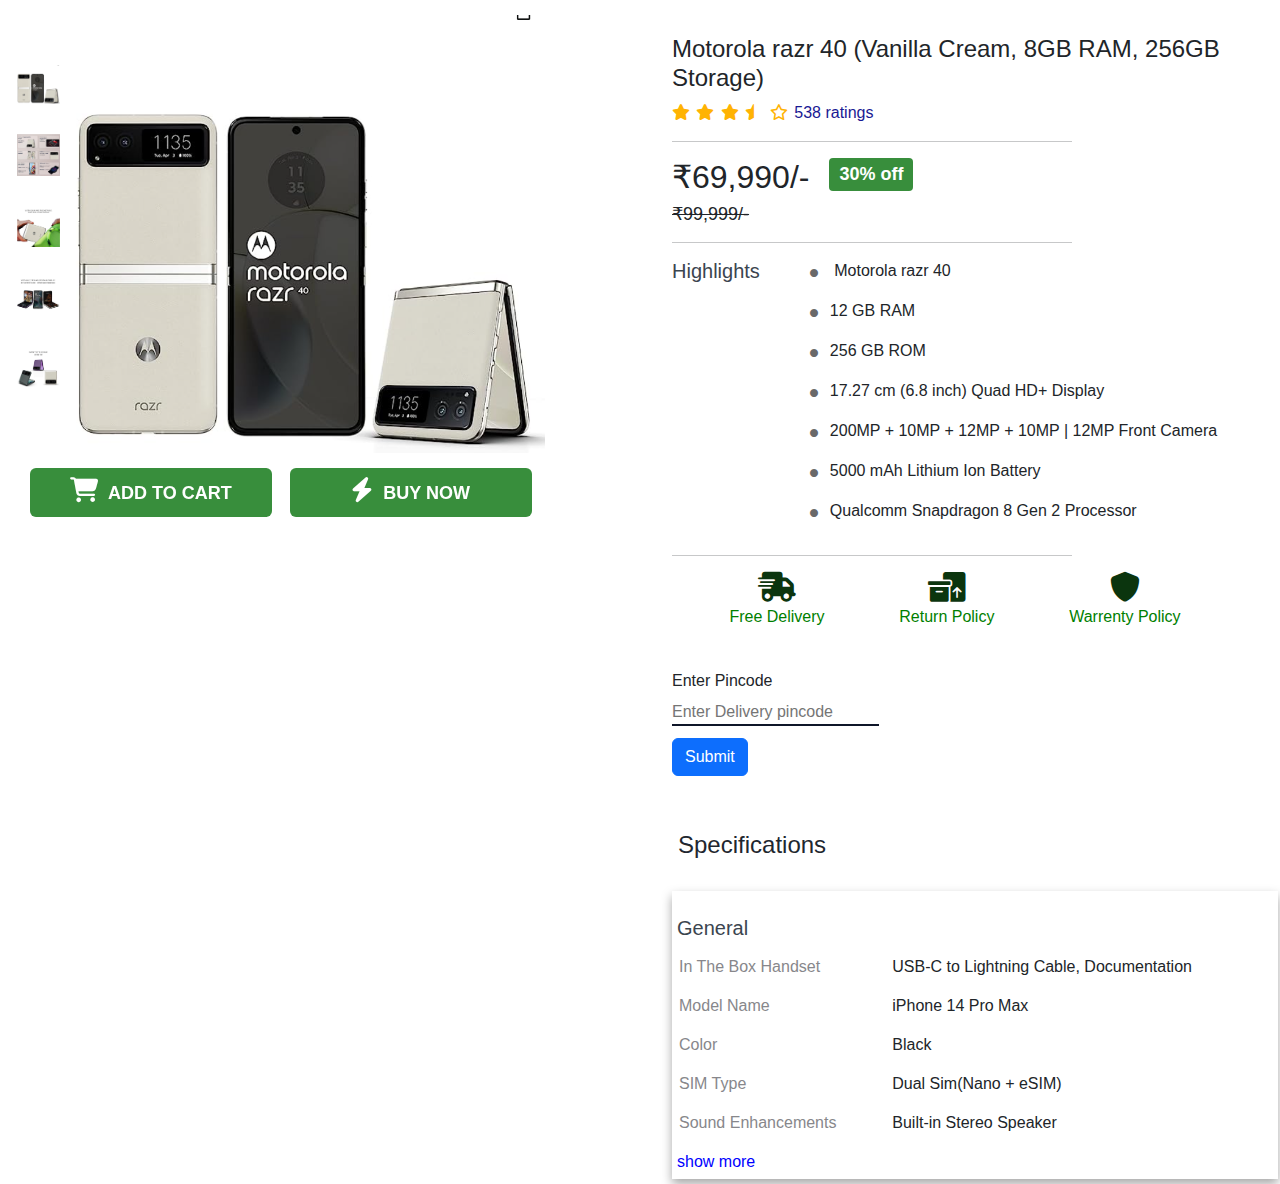
<file: Motorola razr.html>
<!DOCTYPE html>
<html lang="en">
  <head>
    <meta charset="UTF-8" />
    <meta name="viewport" content="width=device-width, initial-scale=1.0" />
    <title>phone Details</title>
    <link href="style.css" rel="stylesheet" />
    <link href="bootstrap.css" rel="stylesheet" />
    <link
      href="https://cdnjs.cloudflare.com/ajax/libs/font-awesome/6.4.0/css/all.min.css"
      rel="stylesheet"
    />
  </head>
  <body>
    <div class="section">
      <div class="container-fluid">
        <div class="row">
          <div class="col-lg-6">
            <div class="fixed-image">
              <div class="w3-content" style="max-width: 100%">
                <div class="imgtransform">
                  <img
                    class="mySlides"
                    src="IMAGES/motorola/1.png"
                    style="width: 90%"
                  />

                  <img
                    class="mySlides"
                    src="IMAGES/motorola/2.png"
                    style="width: 90%; display: none"
                  />
                  <img
                    class="mySlides"
                    src="IMAGES/motorola/3.png"
                    style="width: 90%; display: none"
                  />
                  <img
                    class="mySlides"
                    src="IMAGES/motorola/4.png"
                    style="width: 90%; display: none"
                  />
                  <img
                    class="mySlides"
                    src="IMAGES/motorola/5.png"
                    style="width: 90%; display: none"
                  />
                </div>
                <div class="phone-image">
                  <div class="w3-row-padding w3-section">
                    <div class="w3-col s4">
                      <img
                        class="demo w3-opacity w3-hover-opacity-off"
                        src="IMAGES/motorola/1.png"
                      
                        onclick="currentDiv(1)"
                      />
                    </div>
                    <div class="w3-col s4">
                      <img
                        class="demo w3-opacity w3-hover-opacity-off"
                        src="IMAGES/motorola/2.png"
                      
                        onclick="currentDiv(2)"
                      />
                    </div>
                    <div class="w3-col s4">
                      <img
                        class="demo w3-opacity w3-hover-opacity-off"
                        src="IMAGES/motorola/3.png"
                      
                        onclick="currentDiv(3)"
                      />
                    </div>
                    <div class="w3-col s4">
                      <img
                        class="demo w3-opacity w3-hover-opacity-off"
                        src="IMAGES/motorola/4.png"
                       
                        onclick="currentDiv(4)"
                      />
                    </div>
                    <div class="w3-col s4">
                      <img
                        class="demo w3-opacity w3-hover-opacity-off"
                        src="IMAGES/motorola/5.png"
                      
                        onclick="currentDiv(5)"
                      />
                    </div>
                  </div>
                </div>
              </div>
              <div class="cart-buynow">
                <div class="cart">
                  <i class="fa-solid fa-cart-shopping"></i>ADD TO CART
                </div>
                <div class="buy-now">
                  <i class="fa-solid fa-bolt"></i>BUY NOW
                </div>
              </div>
            </div>
          </div>
          <div class="col-lg-6">
            <div class="phone-header">
              <h4> Motorola razr 40 (Vanilla Cream, 8GB RAM, 256GB Storage)</h4>
              <div class="rating">
                <i class="fa-solid fa-star"></i>
                <i class="fa-solid fa-star"></i>
                <i class="fa-solid fa-star"></i>
                <!-- <i class="fa-solid fa-star"></i> -->
                <i class="fa-solid fa-star-half"></i>
                <i class="fa-regular fa-star"></i><span> 538 ratings</span>
                <hr />
                
              </div>
              <div class="phone-price">
                <h2>₹69,990/- <span>30% off</span></h2>
                <h5>₹99,999/-</h5>
                <hr />
              </div>
              <div class="phone-highlights">
                <div><h5>Highlights</h5></div>
                <div class="right-side">
                  <p><i class="fa-solid fa-circle"></i> Motorola razr 40</p>
                  <p><i class="fa-solid fa-circle"></i>12 GB RAM </p>
                  <p><i class="fa-solid fa-circle"></i>256 GB ROM</p>
                  <p>
                    <i class="fa-solid fa-circle"></i>17.27 cm (6.8 inch) Quad HD+ Display
                  </p>
                  <p>
                    <i class="fa-solid fa-circle"></i>200MP + 10MP + 12MP + 10MP | 12MP Front Camera
                  </p>
                  <p>
                    <i class="fa-solid fa-circle"></i>5000 mAh Lithium Ion Battery
                  </p>
                  <p>
                    <i class="fa-solid fa-circle"></i>Qualcomm Snapdragon 8 Gen 2 Processor
                  </p>
                </div>
              </div>
              <hr />
              <div class="phone-delivary">
                <div class="delivary">
                  <i class="fa-solid fa-truck-fast"></i>
                  <p>Free Delivery</p>
                </div>
                <div class="return">
                  <i class="fa-solid fa-boxes-packing"></i>
                  <p>Return Policy</p>
                </div>
                <div class="warrenty">
                  <i class="fa-solid fa-shield"></i>
                  <p>Warrenty Policy</p>
                </div>
              </div>
              <br />
              <div class="pincode">
                <div
                  class="heading"
                  style="margin-right: 20px; margin-bottom: 7px"
                >
                  Enter Pincode
                </div>
                <div class="description" style="margin-bottom: 12px">
                  <input
                    type="text"
                    id="pincode"
                    name="pincode"
                    placeholder="Enter Delivery pincode "
                    number
                    required
                  />
                  <label id="result" style="color: red"></label>
                </div>
                <div>
                  <input
                    type="submit"
                    class="btn btn-primary"
                    id="submit"
                    style="margin-bottom: 30px"
                  />
                </div>
              </div>
              <div class="phone-specifications">
                <h4>Specifications</h4>
                <br />
                <div class="boxdivision">
                  <h5>General</h5>
                  <div class="description-head">
                    <div class="heading">In The Box Handset</div>
                    <div class="description">
                      USB-C to Lightning Cable, Documentation
                    </div>
                  </div>

                  <div class="description-head">
                    <div class="heading">Model Name</div>
                    <div class="description">iPhone 14 Pro Max</div>
                  </div>
                  <div class="description-head">
                    <div class="heading">Color</div>
                    <div class="description">Black</div>
                  </div>
                  <div class="description-head">
                    <div class="heading">SIM Type</div>
                    <div class="description">Dual Sim(Nano + eSIM)</div>
                  </div>
                  <div class="description-head">
                    <div class="heading">Sound Enhancements</div>
                    <div class="description">Built-in Stereo Speaker</div>
                  </div>
                  <button class="toggleshow">show more</button>
                  <br />
                </div>

                <div class="phone-toggle">
                  <div class="boxdivision">
                    <h5>Display Features</h5>
                    <div class="description-head">
                      <div class="heading">Display Size</div>
                      <div class="description">17.02 cm (6.7 inch)</div>
                    </div>
                    <div class="description-head">
                      <div class="heading">Resolution</div>
                      <div class="description">2796 x 1290 Pixels</div>
                    </div>
                    <div class="description-head">
                      <div class="heading">Resolution Type</div>
                      <div class="description">Super Retina XDR Display</div>
                    </div>
                    <div class="description-head">
                      <div class="heading">GPU</div>
                      <div class="description">5 Core</div>
                    </div>
                    <div class="description-head">
                      <div class="heading">Display Type</div>
                      <div class="description">Super Retina XDR Display</div>
                    </div>

                    <br />
                  </div>
                  <div class="boxdivision">
                    <h5>Os & Processor Features</h5>
                    <div class="description-head">
                      <div class="heading">Operating System</div>
                      <div class="description">iOS 16</div>
                    </div>
                    <div class="description-head">
                      <div class="heading">Processor Type</div>
                      <div class="description">
                        A16 Bionic Chip, 6 Core Processor
                      </div>
                    </div>
                    <div class="description-head">
                      <div class="heading">Processor Core</div>
                      <div class="description">Hexa Core</div>
                    </div>
                    <div class="description-head">
                      <div class="heading">Operating Frequency</div>
                      <div class="description">
                        5G NR (Bands n1, n2, n3, n5, n7, n8, n12, n20, n25, n26,
                        n28, n30, n38, n40, n41, n48, n53, n66, n70, n77, n78,
                        n79), 4G FDD-LTE (B1, B2, B3, B4, B5, B7, B8, B12, B13,
                        B17, B18, B19, B20, B25, B26, B28, B30, B32, B66), 4G
                        TD-LTE (B34, B38, B39, B40, B41, B42, B46, B48, B53), 3G
                        UMTS/HSPA+/DC-HSDPA (850, 900, 1700/2100, 1900, 2100
                        MHz),2G GSM/EDGE (850, 900, 1800, 1900 MHz)
                      </div>
                    </div>

                    <br />
                  </div>
                  <div class="boxdivision">
                    <h5>Camera Features</h5>
                    <div class="description-head">
                      <div class="heading">Primary Camera</div>
                      <div class="description">48MP + 12MP + 12MP</div>
                    </div>
                    <div class="description-head">
                      <div class="heading">Primary Camera Features</div>
                      <div class="description">
                        Triple Camera Setup: 48MP Main Camera (Focal Length: 24
                        mm, f/1.78 Aperture, Second Generation Sensor Shift
                        Optical Image Stabilisation, Seven Element Lens, 100%
                        Focus Pixels) + 12MP Ultra Wide Camera (Focal Length: 13
                        mm, f/2.2 Aperture, FOV: 120 Degree, Six Element Lens,
                        100% Focus Pixels) + 12MP 3 x Telephoto Camera (Focal
                        Length: 77 mm, f/2.8 Aperture, Optical Image
                        Stabilisation, Six Element Lens), Camera Feature:
                        Photonic Engine, Deep Fusion, Smart HDR 4, Portrait Mode
                        with Advanced Bokeh and Depth Control, Portrait Lighting
                        with Six Effects (Natural, Studio, Contour, Stage, Stage
                        Mono, High Key Mono), Night Mode, Night Mode Portraits
                        Enabled by LiDAR Scanner, Panorama (Upto 63MP),
                        Photographic Styles, Macro Photography, Apple ProRAW,
                        Wide Colour Capture for Photos and Live Photos
                      </div>
                    </div>
                    <div class="description-head">
                      <div class="heading">Secondary Camera</div>
                      <div class="description">12MP Front Camera</div>
                    </div>
                    <div class="description-head">
                      <div class="heading">Video Recording Resolution</div>
                      <div class="description">
                        Rear Camera: 4K (at 24 fps/ 25 fps/ 30 fps/ 60 fps),
                        2.8K (at 60 fps), 1080P (at 120 fps/60 fps/30 fps/ 25
                        fps), 720P (at 30 fps) | Front Camera: 4K (at 24 fps/ 25
                        fps/ 30 fps/ 60 fps), 1080P (at 120 fps/60 fps/30 fps/
                        25 fps)
                      </div>
                    </div>
                    <button class="togglehide">show less</button>
                    <br />
                  </div>
                  <div class="boxdivision">
                    <h5>Connectivity Features</h5>
                    <div class="description-head">
                      <div class="heading">Network Type</div>
                      <div class="description">5G, 4G VOLTE, 4G, 3G, 2G</div>
                    </div>
                    <div class="description-head">
                      <div class="heading">Supported Networks</div>
                      <div class="description">
                        5G, 4G VoLTE, 4G LTE, UMTS, GSM
                      </div>
                    </div>
                    <div class="description-head">
                      <div class="heading">Internet Connectivity</div>
                      <div class="description">5G, 4G, 3G, Wi-Fi, EDGE</div>
                    </div>
                    <div class="description-head">
                      <div class="heading">Bluetooth Support</div>
                      <div class="description">Yes</div>
                    </div>
                    <div class="description-head">
                      <div class="heading">Bluetooth Version</div>
                      <div class="description">v5.3</div>
                    </div>
                    <div class="description-head">
                      <div class="heading">Wi-Fi</div>
                      <div class="description">yes</div>
                    </div>
                    <div class="description-head">
                      <div class="heading">Wi-Fi Version</div>
                      <div class="description">Wi-Fi 6 (802.11ax)</div>
                    </div>
                  </div>
                  <div class="boxdivision">
                    <h5>Warranty</h5>
                    <div class="description-head">
                      <div class="heading">Warranty Summary</div>
                      <div class="description">
                        1 Year Warranty for Phone and 6 Months Warranty for
                        In-Box Accessories
                      </div>
                    </div>
                    <div class="description-head">
                      <div class="heading">Domestic Warranty</div>
                      <div class="description">1 Year</div>
                    </div>
                  </div>
                </div>
              </div>
            </div>
          </div>
        </div>
      </div>
    </div>
    <script
      src="https://code.jquery.com/jquery-3.7.0.js"
      integrity="sha256-JlqSTELeR4TLqP0OG9dxM7yDPqX1ox/HfgiSLBj8+kM="
      crossorigin="anonymous"
    ></script>
    <script>
      $(document).ready(function () {
        $(".toggleshow").click(function () {
          $(".phone-toggle").slideToggle(500);
          $(".toggleshow").hide();
        });
        $(".togglehide").click(function () {
          $(".phone-toggle").slideToggle(500);
          $(".toggleshow").show();
        });
      });
    </script>
    <script>
      function currentDiv(n) {
        showDivs((slideIndex = n));
      }

      function showDivs(n) {
        var i;
        var x = document.getElementsByClassName("mySlides");
        var dots = document.getElementsByClassName("demo");
        if (n > x.length) {
          slideIndex = 1;
        }
        if (n < 1) {
          slideIndex = x.length;
        }
        for (i = 0; i < x.length; i++) {
          x[i].style.display = "none";
        }
        for (i = 0; i < dots.length; i++) {
          dots[i].className = dots[i].className.replace(" w3-opacity-off", "");
        }
        x[slideIndex - 1].style.display = "block";
        dots[slideIndex - 1].className += " w3-opacity-off";
      }
    </script>
     <script>
      $(document).ready(function () {
        $("#submit").click(function () {
          var inputval = $("#pincode").val();
          if (inputval.length == 6) {
            if (isNaN(inputval)) {
              $("#result").html("Enter A Valid Pincode");
            } else {
              $("#result")
                .html("Delivery Will Be Expected In 10 Days")
                .css("color", "black");
            }
          } else {
            $("#result").html("Enter A Valid Six-Digit Pincode");
          }
        });
      });
    </script>
  </body>
</html>
</file>
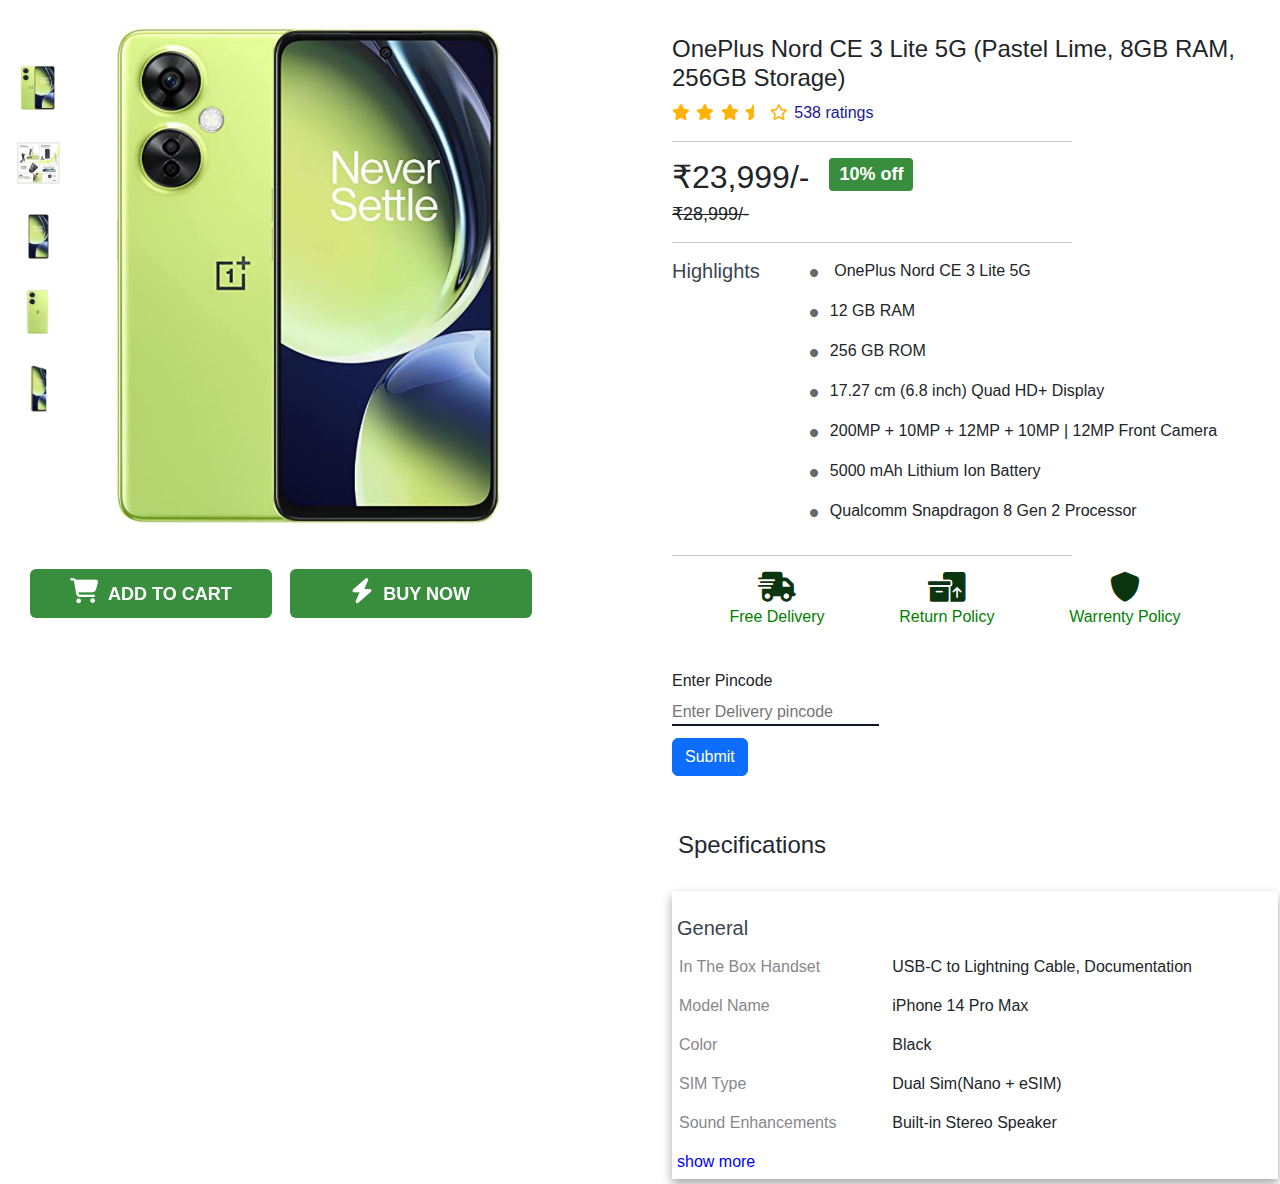
<file: OnePlus Nord.html>
<!DOCTYPE html>
<html lang="en">
  <head>
    <meta charset="UTF-8" />
    <meta name="viewport" content="width=device-width, initial-scale=1.0" />
    <title>phone Details</title>
    <link href="style.css" rel="stylesheet" />
    <link href="bootstrap.css" rel="stylesheet" />
    <link
      href="https://cdnjs.cloudflare.com/ajax/libs/font-awesome/6.4.0/css/all.min.css"
      rel="stylesheet"
    />
  </head>
  <body>
    <div class="section">
      <div class="container-fluid">
        <div class="row">
          <div class="col-lg-6">
            <div class="fixed-image">
              <div class="w3-content" style="max-width: 100%">
                <div class="imgtransform">
                  <img
                    class="mySlides"
                    src="IMAGES/one plus/1.png"
                    style="width: 93%"
                  />

                  <img
                    class="mySlides"
                    src="IMAGES/one plus/2.png"
                    style="width: 93%; display: none"
                  />
                  <img
                    class="mySlides"
                    src="IMAGES/one plus/3.png"
                    style="width: 93%; display: none"
                  />
                  <img
                    class="mySlides"
                    src="IMAGES/one plus/4.png"
                    style="width: 93%; display: none"
                  />
                  <img
                    class="mySlides"
                    src="IMAGES/one plus/5.png"
                    style="width: 93%; display: none"
                  />
                </div>
                <div class="phone-image">
                  <div class="w3-row-padding w3-section">
                    <div class="w3-col s4">
                      <img
                        class="demo w3-opacity w3-hover-opacity-off"
                        src="IMAGES/one plus/1.png"
                      
                        onclick="currentDiv(1)"
                      />
                    </div>
                    <div class="w3-col s4">
                      <img
                        class="demo w3-opacity w3-hover-opacity-off"
                        src="IMAGES/one plus/2.png"
                      
                        onclick="currentDiv(2)"
                      />
                    </div>
                    <div class="w3-col s4">
                      <img
                        class="demo w3-opacity w3-hover-opacity-off"
                        src="IMAGES/one plus/3.png"
                       
                        onclick="currentDiv(3)"
                      />
                    </div>
                    <div class="w3-col s4">
                      <img
                        class="demo w3-opacity w3-hover-opacity-off"
                        src="IMAGES/one plus/4.png"
                       
                        onclick="currentDiv(4)"
                      />
                    </div>
                    <div class="w3-col s4">
                      <img
                        class="demo w3-opacity w3-hover-opacity-off"
                        src="IMAGES/one plus/5.png"
                 
                        onclick="currentDiv(5)"
                      />
                    </div>
                  </div>
                </div>
              </div>
              <div class="cart-buynow">
                <div class="cart">
                  <i class="fa-solid fa-cart-shopping"></i>ADD TO CART
                </div>
                <div class="buy-now">
                  <i class="fa-solid fa-bolt"></i>BUY NOW
                </div>
              </div>
            </div>
          </div>
          <div class="col-lg-6">
            <div class="phone-header">
              <h4> OnePlus Nord CE 3 Lite 5G (Pastel Lime, 8GB RAM, 256GB Storage)</h4>
              <div class="rating">
                <i class="fa-solid fa-star"></i>
                <i class="fa-solid fa-star"></i>
                <i class="fa-solid fa-star"></i>
                <!-- <i class="fa-solid fa-star"></i> -->
                <i class="fa-solid fa-star-half"></i>
                <i class="fa-regular fa-star"></i><span> 538 ratings</span>
                <hr />
                
              </div>
              <div class="phone-price">
                <h2>₹23,999/- <span>10% off</span></h2>
                <h5>₹28,999/-</h5>
                <hr />
              </div>
              <div class="phone-highlights">
                <div><h5>Highlights</h5></div>
                <div class="right-side">
                  <p><i class="fa-solid fa-circle"></i> OnePlus Nord CE 3 Lite 5G</p>
                  <p><i class="fa-solid fa-circle"></i>12 GB RAM </p>
                  <p><i class="fa-solid fa-circle"></i>256 GB ROM</p>
                  <p>
                    <i class="fa-solid fa-circle"></i>17.27 cm (6.8 inch) Quad HD+ Display
                  </p>
                  <p>
                    <i class="fa-solid fa-circle"></i>200MP + 10MP + 12MP + 10MP | 12MP Front Camera
                  </p>
                  <p>
                    <i class="fa-solid fa-circle"></i>5000 mAh Lithium Ion Battery
                  </p>
                  <p>
                    <i class="fa-solid fa-circle"></i>Qualcomm Snapdragon 8 Gen 2 Processor
                  </p>
                </div>
              </div>
              <hr />
              <div class="phone-delivary">
                <div class="delivary">
                  <i class="fa-solid fa-truck-fast"></i>
                  <p>Free Delivery</p>
                </div>
                <div class="return">
                  <i class="fa-solid fa-boxes-packing"></i>
                  <p>Return Policy</p>
                </div>
                <div class="warrenty">
                  <i class="fa-solid fa-shield"></i>
                  <p>Warrenty Policy</p>
                </div>
              </div>
              <br />
              <div class="pincode">
                <div
                  class="heading"
                  style="margin-right: 20px; margin-bottom: 7px"
                >
                  Enter Pincode
                </div>
                <div class="description" style="margin-bottom: 12px">
                  <input
                    type="text"
                    id="pincode"
                    name="pincode"
                    placeholder="Enter Delivery pincode "
                    number
                    required
                  />
                  <label id="result" style="color: red"></label>
                </div>
                <div>
                  <input
                    type="submit"
                    class="btn btn-primary"
                    id="submit"
                    style="margin-bottom: 30px"
                  />
                </div>
              </div>
              <div class="phone-specifications">
                <h4>Specifications</h4>
                <br />
                <div class="boxdivision">
                  <h5>General</h5>
                  <div class="description-head">
                    <div class="heading">In The Box Handset</div>
                    <div class="description">
                      USB-C to Lightning Cable, Documentation
                    </div>
                  </div>

                  <div class="description-head">
                    <div class="heading">Model Name</div>
                    <div class="description">iPhone 14 Pro Max</div>
                  </div>
                  <div class="description-head">
                    <div class="heading">Color</div>
                    <div class="description">Black</div>
                  </div>
                  <div class="description-head">
                    <div class="heading">SIM Type</div>
                    <div class="description">Dual Sim(Nano + eSIM)</div>
                  </div>
                  <div class="description-head">
                    <div class="heading">Sound Enhancements</div>
                    <div class="description">Built-in Stereo Speaker</div>
                  </div>
                  <button class="toggleshow">show more</button>
                  <br />
                </div>

                <div class="phone-toggle">
                  <div class="boxdivision">
                    <h5>Display Features</h5>
                    <div class="description-head">
                      <div class="heading">Display Size</div>
                      <div class="description">17.02 cm (6.7 inch)</div>
                    </div>
                    <div class="description-head">
                      <div class="heading">Resolution</div>
                      <div class="description">2796 x 1290 Pixels</div>
                    </div>
                    <div class="description-head">
                      <div class="heading">Resolution Type</div>
                      <div class="description">Super Retina XDR Display</div>
                    </div>
                    <div class="description-head">
                      <div class="heading">GPU</div>
                      <div class="description">5 Core</div>
                    </div>
                    <div class="description-head">
                      <div class="heading">Display Type</div>
                      <div class="description">Super Retina XDR Display</div>
                    </div>

                    <br />
                  </div>
                  <div class="boxdivision">
                    <h5>Os & Processor Features</h5>
                    <div class="description-head">
                      <div class="heading">Operating System</div>
                      <div class="description">iOS 16</div>
                    </div>
                    <div class="description-head">
                      <div class="heading">Processor Type</div>
                      <div class="description">
                        A16 Bionic Chip, 6 Core Processor
                      </div>
                    </div>
                    <div class="description-head">
                      <div class="heading">Processor Core</div>
                      <div class="description">Hexa Core</div>
                    </div>
                    <div class="description-head">
                      <div class="heading">Operating Frequency</div>
                      <div class="description">
                        5G NR (Bands n1, n2, n3, n5, n7, n8, n12, n20, n25, n26,
                        n28, n30, n38, n40, n41, n48, n53, n66, n70, n77, n78,
                        n79), 4G FDD-LTE (B1, B2, B3, B4, B5, B7, B8, B12, B13,
                        B17, B18, B19, B20, B25, B26, B28, B30, B32, B66), 4G
                        TD-LTE (B34, B38, B39, B40, B41, B42, B46, B48, B53), 3G
                        UMTS/HSPA+/DC-HSDPA (850, 900, 1700/2100, 1900, 2100
                        MHz),2G GSM/EDGE (850, 900, 1800, 1900 MHz)
                      </div>
                    </div>

                    <br />
                  </div>
                  <div class="boxdivision">
                    <h5>Camera Features</h5>
                    <div class="description-head">
                      <div class="heading">Primary Camera</div>
                      <div class="description">48MP + 12MP + 12MP</div>
                    </div>
                    <div class="description-head">
                      <div class="heading">Primary Camera Features</div>
                      <div class="description">
                        Triple Camera Setup: 48MP Main Camera (Focal Length: 24
                        mm, f/1.78 Aperture, Second Generation Sensor Shift
                        Optical Image Stabilisation, Seven Element Lens, 100%
                        Focus Pixels) + 12MP Ultra Wide Camera (Focal Length: 13
                        mm, f/2.2 Aperture, FOV: 120 Degree, Six Element Lens,
                        100% Focus Pixels) + 12MP 3 x Telephoto Camera (Focal
                        Length: 77 mm, f/2.8 Aperture, Optical Image
                        Stabilisation, Six Element Lens), Camera Feature:
                        Photonic Engine, Deep Fusion, Smart HDR 4, Portrait Mode
                        with Advanced Bokeh and Depth Control, Portrait Lighting
                        with Six Effects (Natural, Studio, Contour, Stage, Stage
                        Mono, High Key Mono), Night Mode, Night Mode Portraits
                        Enabled by LiDAR Scanner, Panorama (Upto 63MP),
                        Photographic Styles, Macro Photography, Apple ProRAW,
                        Wide Colour Capture for Photos and Live Photos
                      </div>
                    </div>
                    <div class="description-head">
                      <div class="heading">Secondary Camera</div>
                      <div class="description">12MP Front Camera</div>
                    </div>
                    <div class="description-head">
                      <div class="heading">Video Recording Resolution</div>
                      <div class="description">
                        Rear Camera: 4K (at 24 fps/ 25 fps/ 30 fps/ 60 fps),
                        2.8K (at 60 fps), 1080P (at 120 fps/60 fps/30 fps/ 25
                        fps), 720P (at 30 fps) | Front Camera: 4K (at 24 fps/ 25
                        fps/ 30 fps/ 60 fps), 1080P (at 120 fps/60 fps/30 fps/
                        25 fps)
                      </div>
                    </div>
                    <button class="togglehide">show less</button>
                    <br />
                  </div>
                  <div class="boxdivision">
                    <h5>Connectivity Features</h5>
                    <div class="description-head">
                      <div class="heading">Network Type</div>
                      <div class="description">5G, 4G VOLTE, 4G, 3G, 2G</div>
                    </div>
                    <div class="description-head">
                      <div class="heading">Supported Networks</div>
                      <div class="description">
                        5G, 4G VoLTE, 4G LTE, UMTS, GSM
                      </div>
                    </div>
                    <div class="description-head">
                      <div class="heading">Internet Connectivity</div>
                      <div class="description">5G, 4G, 3G, Wi-Fi, EDGE</div>
                    </div>
                    <div class="description-head">
                      <div class="heading">Bluetooth Support</div>
                      <div class="description">Yes</div>
                    </div>
                    <div class="description-head">
                      <div class="heading">Bluetooth Version</div>
                      <div class="description">v5.3</div>
                    </div>
                    <div class="description-head">
                      <div class="heading">Wi-Fi</div>
                      <div class="description">yes</div>
                    </div>
                    <div class="description-head">
                      <div class="heading">Wi-Fi Version</div>
                      <div class="description">Wi-Fi 6 (802.11ax)</div>
                    </div>
                  </div>
                  <div class="boxdivision">
                    <h5>Warranty</h5>
                    <div class="description-head">
                      <div class="heading">Warranty Summary</div>
                      <div class="description">
                        1 Year Warranty for Phone and 6 Months Warranty for
                        In-Box Accessories
                      </div>
                    </div>
                    <div class="description-head">
                      <div class="heading">Domestic Warranty</div>
                      <div class="description">1 Year</div>
                    </div>
                  </div>
                </div>
              </div>
            </div>
          </div>
        </div>
      </div>
    </div>
    <script
      src="https://code.jquery.com/jquery-3.7.0.js"
      integrity="sha256-JlqSTELeR4TLqP0OG9dxM7yDPqX1ox/HfgiSLBj8+kM="
      crossorigin="anonymous"
    ></script>
    <script>
      $(document).ready(function () {
        $(".toggleshow").click(function () {
          $(".phone-toggle").slideToggle(500);
          $(".toggleshow").hide();
        });
        $(".togglehide").click(function () {
          $(".phone-toggle").slideToggle(500);
          $(".toggleshow").show();
        });
      });
    </script>
    <script>
      function currentDiv(n) {
        showDivs((slideIndex = n));
      }

      function showDivs(n) {
        var i;
        var x = document.getElementsByClassName("mySlides");
        var dots = document.getElementsByClassName("demo");
        if (n > x.length) {
          slideIndex = 1;
        }
        if (n < 1) {
          slideIndex = x.length;
        }
        for (i = 0; i < x.length; i++) {
          x[i].style.display = "none";
        }
        for (i = 0; i < dots.length; i++) {
          dots[i].className = dots[i].className.replace(" w3-opacity-off", "");
        }
        x[slideIndex - 1].style.display = "block";
        dots[slideIndex - 1].className += " w3-opacity-off";
      }
    </script>
     <script>
      $(document).ready(function () {
        $("#submit").click(function () {
          var inputval = $("#pincode").val();
          if (inputval.length == 6) {
            if (isNaN(inputval)) {
              $("#result").html("Enter A Valid Pincode");
            } else {
              $("#result")
                .html("Delivery Will Be Expected In 10 Days")
                .css("color", "black");
            }
          } else {
            $("#result").html("Enter A Valid Six-Digit Pincode");
          }
        });
      });
    </script>
  </body>
</html>
</file>
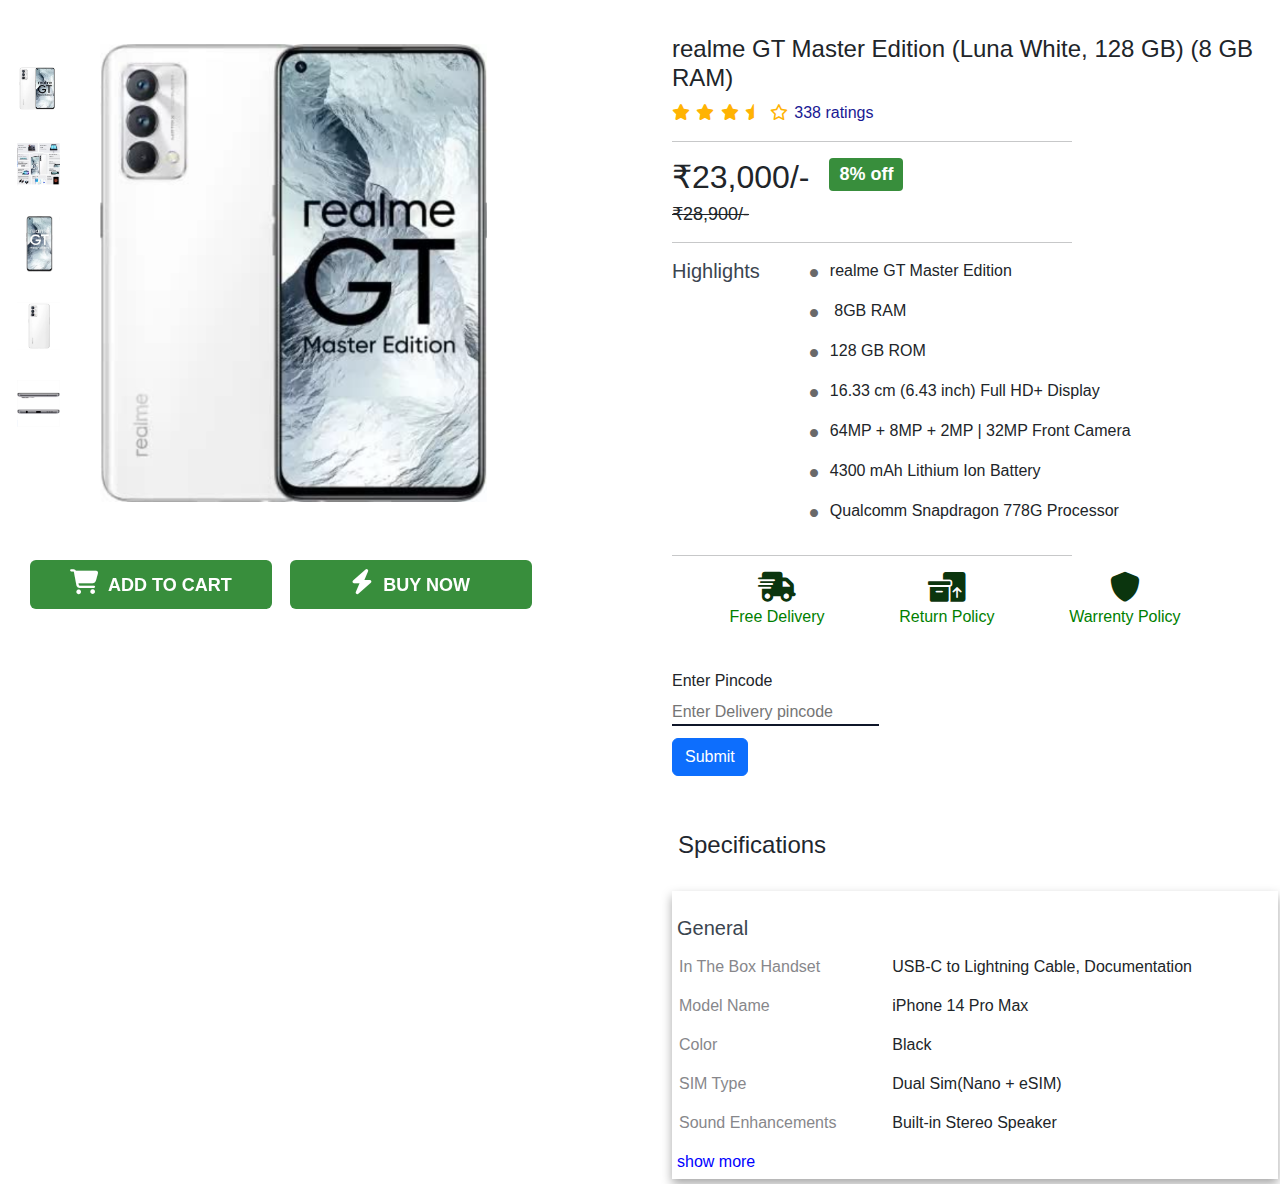
<file: realme gt.html>
<!DOCTYPE html>
<html lang="en">
  <head>
    <meta charset="UTF-8" />
    <meta name="viewport" content="width=device-width, initial-scale=1.0" />
    <title>phone Details</title>
    <link href="style.css" rel="stylesheet" />
    <link href="bootstrap.css" rel="stylesheet" />
    <link
      href="https://cdnjs.cloudflare.com/ajax/libs/font-awesome/6.4.0/css/all.min.css"
      rel="stylesheet"
    />
  </head>
  <body>
    <div class="section">
      <div class="container-fluid">
        <div class="row">
          <div class="col-lg-6">
            <div class="fixed-image">
              <div class="w3-content" style="max-width: 100%">
                <div class="imgtransform">
                  <img
                    class="mySlides"
                    src="IMAGES/realme/r.png"
                    style="width: 90%"
                  />

                  <img
                    class="mySlides"
                    src="IMAGES/realme/r2.jpg"
                    style="width: 90%; display: none"
                  />
                  <img
                    class="mySlides"
                    src="IMAGES/realme/r1.jpg"
                    style="width: 90%; display: none"
                  />
                  <img
                    class="mySlides"
                    src="IMAGES/realme/r3.jpg"
                    style="width: 90%; display: none"
                  />
                  <img
                    class="mySlides"
                    src="IMAGES/realme/r4.jpg"
                    style="width: 90%; display: none"
                  />
                </div>
                <div class="phone-image">
                  <div class="w3-row-padding w3-section">
                    <div class="w3-col s4">
                      <img
                        class="demo w3-opacity w3-hover-opacity-off"
                        src="IMAGES/realme/r.png"
                      
                        onclick="currentDiv(1)"
                      />
                    </div>
                    <div class="w3-col s4">
                      <img
                        class="demo w3-opacity w3-hover-opacity-off"
                        src="IMAGES/realme/r2.jpg"
                     
                        onclick="currentDiv(2)"
                      />
                    </div>
                    <div class="w3-col s4">
                      <img
                        class="demo w3-opacity w3-hover-opacity-off"
                        src="IMAGES/realme/r1.jpg"
                       
                        onclick="currentDiv(3)"
                      />
                    </div>
                    <div class="w3-col s4">
                      <img
                        class="demo w3-opacity w3-hover-opacity-off"
                        src="IMAGES/realme/r3.jpg"
                       
                        onclick="currentDiv(4)"
                      />
                    </div>
                    <div class="w3-col s4">
                      <img
                        class="demo w3-opacity w3-hover-opacity-off"
                        src="IMAGES/realme/r4.jpg"
                     
                        onclick="currentDiv(5)"
                      />
                    </div>
                  </div>
                </div>
              </div>
              <div class="cart-buynow">
                <div class="cart">
                  <i class="fa-solid fa-cart-shopping"></i>ADD TO CART
                </div>
                <div class="buy-now">
                  <i class="fa-solid fa-bolt"></i>BUY NOW
                </div>
              </div>
            </div>
          </div>
          <div class="col-lg-6">
            <div class="phone-header">
              <h4>realme GT Master Edition (Luna White, 128 GB)  (8 GB RAM)</h4>
              <div class="rating">
                <i class="fa-solid fa-star"></i>
                <i class="fa-solid fa-star"></i>
                <i class="fa-solid fa-star"></i>
                <!-- <i class="fa-solid fa-star"></i> -->
                <i class="fa-solid fa-star-half"></i>
                <i class="fa-regular fa-star"></i><span> 338 ratings</span>
                <hr />
                
              </div>
              <div class="phone-price">
                <h2>₹23,000/- <span>8% off</span></h2>
                <h5>₹28,900/-</h5>
                <hr />
              </div>
              <div class="phone-highlights">
                <div><h5>Highlights</h5></div>
                <div class="right-side">
                  <p><i class="fa-solid fa-circle"></i>realme GT Master Edition</p>
                  <p><i class="fa-solid fa-circle"></i> 8GB RAM</p>
                  <p><i class="fa-solid fa-circle"></i>128 GB ROM</p>
                  <p>
                    <i class="fa-solid fa-circle"></i>16.33 cm (6.43 inch) Full HD+ Display
                  </p>
                  <p>
                    <i class="fa-solid fa-circle"></i>64MP + 8MP + 2MP | 32MP Front Camera
                  </p>
                  <p>
                    <i class="fa-solid fa-circle"></i>4300 mAh Lithium Ion Battery
                  </p>
                  <p>
                    <i class="fa-solid fa-circle"></i>Qualcomm Snapdragon 778G Processor
                  </p>
                </div>
              </div>
              <hr />
              <div class="phone-delivary">
                <div class="delivary">
                  <i class="fa-solid fa-truck-fast"></i>
                  <p>Free Delivery</p>
                </div>
                <div class="return">
                  <i class="fa-solid fa-boxes-packing"></i>
                  <p>Return Policy</p>
                </div>
                <div class="warrenty">
                  <i class="fa-solid fa-shield"></i>
                  <p>Warrenty Policy</p>
                </div>
              </div>
              <br />
              <div class="pincode">
                <div
                  class="heading"
                  style="margin-right: 20px; margin-bottom: 7px"
                >
                  Enter Pincode
                </div>
                <div class="description" style="margin-bottom: 12px">
                  <input
                    type="text"
                    id="pincode"
                    name="pincode"
                    placeholder="Enter Delivery pincode "
                    number
                    required
                  />
                  <label id="result" style="color: red"></label>
                </div>
                <div>
                  <input
                    type="submit"
                    class="btn btn-primary"
                    id="submit"
                    style="margin-bottom: 30px"
                  />
                </div>
              </div>
              <div class="phone-specifications">
                <h4>Specifications</h4>
                <br />
                <div class="boxdivision">
                  <h5>General</h5>
                  <div class="description-head">
                    <div class="heading">In The Box Handset</div>
                    <div class="description">
                      USB-C to Lightning Cable, Documentation
                    </div>
                  </div>

                  <div class="description-head">
                    <div class="heading">Model Name</div>
                    <div class="description">iPhone 14 Pro Max</div>
                  </div>
                  <div class="description-head">
                    <div class="heading">Color</div>
                    <div class="description">Black</div>
                  </div>
                  <div class="description-head">
                    <div class="heading">SIM Type</div>
                    <div class="description">Dual Sim(Nano + eSIM)</div>
                  </div>
                  <div class="description-head">
                    <div class="heading">Sound Enhancements</div>
                    <div class="description">Built-in Stereo Speaker</div>
                  </div>
                  <button class="toggleshow">show more</button>
                  <br />
                </div>

                <div class="phone-toggle">
                  <div class="boxdivision">
                    <h5>Display Features</h5>
                    <div class="description-head">
                      <div class="heading">Display Size</div>
                      <div class="description">17.02 cm (6.7 inch)</div>
                    </div>
                    <div class="description-head">
                      <div class="heading">Resolution</div>
                      <div class="description">2796 x 1290 Pixels</div>
                    </div>
                    <div class="description-head">
                      <div class="heading">Resolution Type</div>
                      <div class="description">Super Retina XDR Display</div>
                    </div>
                    <div class="description-head">
                      <div class="heading">GPU</div>
                      <div class="description">5 Core</div>
                    </div>
                    <div class="description-head">
                      <div class="heading">Display Type</div>
                      <div class="description">Super Retina XDR Display</div>
                    </div>

                    <br />
                  </div>
                  <div class="boxdivision">
                    <h5>Os & Processor Features</h5>
                    <div class="description-head">
                      <div class="heading">Operating System</div>
                      <div class="description">iOS 16</div>
                    </div>
                    <div class="description-head">
                      <div class="heading">Processor Type</div>
                      <div class="description">
                        A16 Bionic Chip, 6 Core Processor
                      </div>
                    </div>
                    <div class="description-head">
                      <div class="heading">Processor Core</div>
                      <div class="description">Hexa Core</div>
                    </div>
                    <div class="description-head">
                      <div class="heading">Operating Frequency</div>
                      <div class="description">
                        5G NR (Bands n1, n2, n3, n5, n7, n8, n12, n20, n25, n26,
                        n28, n30, n38, n40, n41, n48, n53, n66, n70, n77, n78,
                        n79), 4G FDD-LTE (B1, B2, B3, B4, B5, B7, B8, B12, B13,
                        B17, B18, B19, B20, B25, B26, B28, B30, B32, B66), 4G
                        TD-LTE (B34, B38, B39, B40, B41, B42, B46, B48, B53), 3G
                        UMTS/HSPA+/DC-HSDPA (850, 900, 1700/2100, 1900, 2100
                        MHz),2G GSM/EDGE (850, 900, 1800, 1900 MHz)
                      </div>
                    </div>

                    <br />
                  </div>
                  <div class="boxdivision">
                    <h5>Camera Features</h5>
                    <div class="description-head">
                      <div class="heading">Primary Camera</div>
                      <div class="description">48MP + 12MP + 12MP</div>
                    </div>
                    <div class="description-head">
                      <div class="heading">Primary Camera Features</div>
                      <div class="description">
                        Triple Camera Setup: 48MP Main Camera (Focal Length: 24
                        mm, f/1.78 Aperture, Second Generation Sensor Shift
                        Optical Image Stabilisation, Seven Element Lens, 100%
                        Focus Pixels) + 12MP Ultra Wide Camera (Focal Length: 13
                        mm, f/2.2 Aperture, FOV: 120 Degree, Six Element Lens,
                        100% Focus Pixels) + 12MP 3 x Telephoto Camera (Focal
                        Length: 77 mm, f/2.8 Aperture, Optical Image
                        Stabilisation, Six Element Lens), Camera Feature:
                        Photonic Engine, Deep Fusion, Smart HDR 4, Portrait Mode
                        with Advanced Bokeh and Depth Control, Portrait Lighting
                        with Six Effects (Natural, Studio, Contour, Stage, Stage
                        Mono, High Key Mono), Night Mode, Night Mode Portraits
                        Enabled by LiDAR Scanner, Panorama (Upto 63MP),
                        Photographic Styles, Macro Photography, Apple ProRAW,
                        Wide Colour Capture for Photos and Live Photos
                      </div>
                    </div>
                    <div class="description-head">
                      <div class="heading">Secondary Camera</div>
                      <div class="description">12MP Front Camera</div>
                    </div>
                    <div class="description-head">
                      <div class="heading">Video Recording Resolution</div>
                      <div class="description">
                        Rear Camera: 4K (at 24 fps/ 25 fps/ 30 fps/ 60 fps),
                        2.8K (at 60 fps), 1080P (at 120 fps/60 fps/30 fps/ 25
                        fps), 720P (at 30 fps) | Front Camera: 4K (at 24 fps/ 25
                        fps/ 30 fps/ 60 fps), 1080P (at 120 fps/60 fps/30 fps/
                        25 fps)
                      </div>
                    </div>
                    <button class="togglehide">show less</button>
                    <br />
                  </div>
                  <div class="boxdivision">
                    <h5>Connectivity Features</h5>
                    <div class="description-head">
                      <div class="heading">Network Type</div>
                      <div class="description">5G, 4G VOLTE, 4G, 3G, 2G</div>
                    </div>
                    <div class="description-head">
                      <div class="heading">Supported Networks</div>
                      <div class="description">
                        5G, 4G VoLTE, 4G LTE, UMTS, GSM
                      </div>
                    </div>
                    <div class="description-head">
                      <div class="heading">Internet Connectivity</div>
                      <div class="description">5G, 4G, 3G, Wi-Fi, EDGE</div>
                    </div>
                    <div class="description-head">
                      <div class="heading">Bluetooth Support</div>
                      <div class="description">Yes</div>
                    </div>
                    <div class="description-head">
                      <div class="heading">Bluetooth Version</div>
                      <div class="description">v5.3</div>
                    </div>
                    <div class="description-head">
                      <div class="heading">Wi-Fi</div>
                      <div class="description">yes</div>
                    </div>
                    <div class="description-head">
                      <div class="heading">Wi-Fi Version</div>
                      <div class="description">Wi-Fi 6 (802.11ax)</div>
                    </div>
                  </div>
                  <div class="boxdivision">
                    <h5>Warranty</h5>
                    <div class="description-head">
                      <div class="heading">Warranty Summary</div>
                      <div class="description">
                        1 Year Warranty for Phone and 6 Months Warranty for
                        In-Box Accessories
                      </div>
                    </div>
                    <div class="description-head">
                      <div class="heading">Domestic Warranty</div>
                      <div class="description">1 Year</div>
                    </div>
                  </div>
                </div>
              </div>
            </div>
          </div>
        </div>
      </div>
    </div>
    <script
      src="https://code.jquery.com/jquery-3.7.0.js"
      integrity="sha256-JlqSTELeR4TLqP0OG9dxM7yDPqX1ox/HfgiSLBj8+kM="
      crossorigin="anonymous"
    ></script>
    <script>
      $(document).ready(function () {
        $(".toggleshow").click(function () {
          $(".phone-toggle").slideToggle(500);
          $(".toggleshow").hide();
        });
        $(".togglehide").click(function () {
          $(".phone-toggle").slideToggle(500);
          $(".toggleshow").show();
        });
      });
    </script>
    <script>
      function currentDiv(n) {
        showDivs((slideIndex = n));
      }

      function showDivs(n) {
        var i;
        var x = document.getElementsByClassName("mySlides");
        var dots = document.getElementsByClassName("demo");
        if (n > x.length) {
          slideIndex = 1;
        }
        if (n < 1) {
          slideIndex = x.length;
        }
        for (i = 0; i < x.length; i++) {
          x[i].style.display = "none";
        }
        for (i = 0; i < dots.length; i++) {
          dots[i].className = dots[i].className.replace(" w3-opacity-off", "");
        }
        x[slideIndex - 1].style.display = "block";
        dots[slideIndex - 1].className += " w3-opacity-off";
      }
    </script>
    <script>
      imageZoom("myimage", "myresult");
    </script>
     <script>
      $(document).ready(function () {
        $("#submit").click(function () {
          var inputval = $("#pincode").val();
          if (inputval.length == 6) {
            if (isNaN(inputval)) {
              $("#result").html("Enter A Valid Pincode");
            } else {
              $("#result")
                .html("Delivery Will Be Expected In 10 Days")
                .css("color", "black");
            }
          } else {
            $("#result").html("Enter A Valid Six-Digit Pincode");
          }
        });
      });
    </script>
  </body>
</html>
</file>
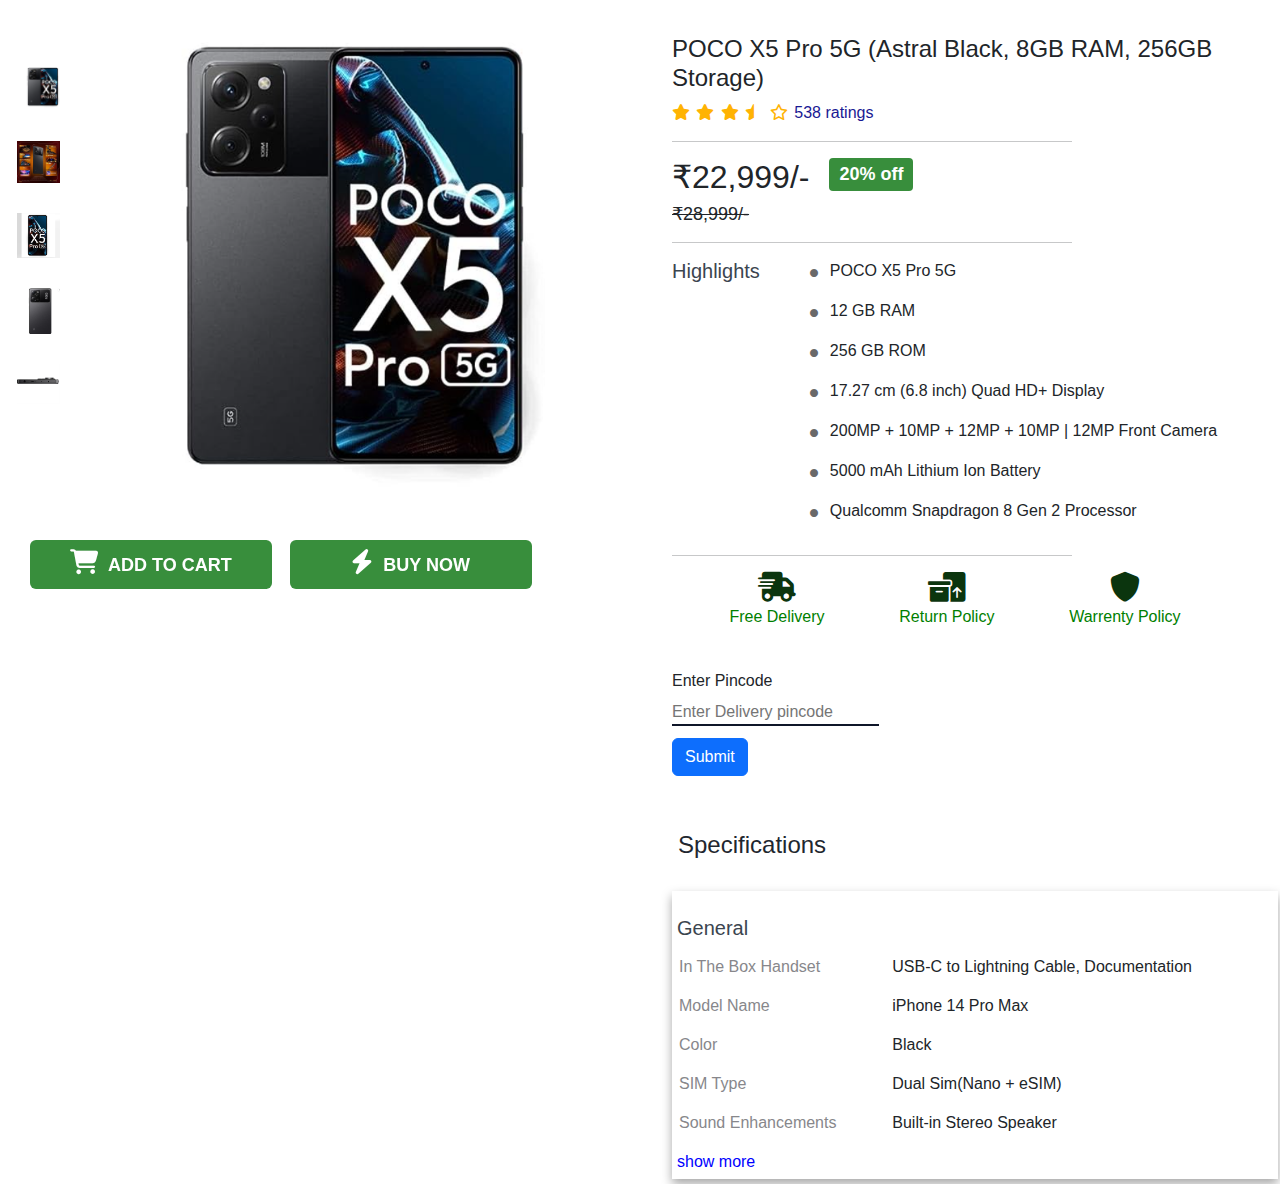
<file: links/POCO X5.html>
<!DOCTYPE html>
<html lang="en">
  <head>
    <meta charset="UTF-8" />
    <meta name="viewport" content="width=device-width, initial-scale=1.0" />
    <title>phone Details</title>
    <link href="style.css" rel="stylesheet" />
    <link href="bootstrap.css" rel="stylesheet" />
    <link
      href="https://cdnjs.cloudflare.com/ajax/libs/font-awesome/6.4.0/css/all.min.css"
      rel="stylesheet"
    />
  </head>
  <body>
    <div class="section">
      <div class="container-fluid">
        <div class="row">
          <div class="col-lg-6">
            <div class="fixed-image">
              <div class="w3-content" style="max-width: 100%">
                <div class="imgtransform">
                  <img
                    class="mySlides"
                    src="IMAGES/poco/1.png"
                    style="width: 90%"
                  />

                  <img
                    class="mySlides"
                    src="IMAGES/poco/2.png"
                    style="width: 90%; display: none"
                  />
                  <img
                    class="mySlides"
                    src="IMAGES/poco/3.png"
                    style="width: 90%; display: none"
                  />
                  <img
                    class="mySlides"
                    src="IMAGES/poco/4.png"
                    style="width: 90%; display: none"
                  />
                  <img
                    class="mySlides"
                    src="IMAGES/poco/5.png"
                    style="width: 90%; display: none"
                  />
                </div>
                <div class="phone-image">
                  <div class="w3-row-padding w3-section">
                    <div class="w3-col s4">
                      <img
                        class="demo w3-opacity w3-hover-opacity-off"
                        src="IMAGES/poco/1.png"
                       
                        onclick="currentDiv(1)"
                      />
                    </div>
                    <div class="w3-col s4">
                      <img
                        class="demo w3-opacity w3-hover-opacity-off"
                        src="IMAGES/poco/2.png"
                      
                        onclick="currentDiv(2)"
                      />
                    </div>
                    <div class="w3-col s4">
                      <img
                        class="demo w3-opacity w3-hover-opacity-off"
                        src="IMAGES/poco/3.png"
                       
                        onclick="currentDiv(3)"
                      />
                    </div>
                    <div class="w3-col s4">
                      <img
                        class="demo w3-opacity w3-hover-opacity-off"
                        src="IMAGES/poco/4.png"
                      
                        onclick="currentDiv(4)"
                      />
                    </div>
                    <div class="w3-col s4">
                      <img
                        class="demo w3-opacity w3-hover-opacity-off"
                        src="IMAGES/poco/5.png"
                     
                        onclick="currentDiv(5)"
                      />
                    </div>
                  </div>
                </div>
              </div>
              <div class="cart-buynow">
                <div class="cart">
                  <i class="fa-solid fa-cart-shopping"></i>ADD TO CART
                </div>
                <div class="buy-now">
                  <i class="fa-solid fa-bolt"></i>BUY NOW
                </div>
              </div>
            </div>
          </div>
          <div class="col-lg-6">
            <div class="phone-header">
              <h4>POCO X5 Pro 5G (Astral Black, 8GB RAM, 256GB Storage)</h4>
              <div class="rating">
                <i class="fa-solid fa-star"></i>
                <i class="fa-solid fa-star"></i>
                <i class="fa-solid fa-star"></i>
                <!-- <i class="fa-solid fa-star"></i> -->
                <i class="fa-solid fa-star-half"></i>
                <i class="fa-regular fa-star"></i><span> 538 ratings</span>
                <hr />
                
              </div>
              <div class="phone-price">
                <h2>₹22,999/- <span>20% off</span></h2>
                <h5>₹28,999/-</h5>
                <hr />
              </div>
              <div class="phone-highlights">
                <div><h5>Highlights</h5></div>
                <div class="right-side">
                  <p><i class="fa-solid fa-circle"></i>POCO X5 Pro 5G</p>
                  <p><i class="fa-solid fa-circle"></i>12 GB RAM </p>
                  <p><i class="fa-solid fa-circle"></i>256 GB ROM</p>
                  <p>
                    <i class="fa-solid fa-circle"></i>17.27 cm (6.8 inch) Quad HD+ Display
                  </p>
                  <p>
                    <i class="fa-solid fa-circle"></i>200MP + 10MP + 12MP + 10MP | 12MP Front Camera
                  </p>
                  <p>
                    <i class="fa-solid fa-circle"></i>5000 mAh Lithium Ion Battery
                  </p>
                  <p>
                    <i class="fa-solid fa-circle"></i>Qualcomm Snapdragon 8 Gen 2 Processor
                  </p>
                </div>
              </div>
              <hr />
              <div class="phone-delivary">
                <div class="delivary">
                  <i class="fa-solid fa-truck-fast"></i>
                  <p>Free Delivery</p>
                </div>
                <div class="return">
                  <i class="fa-solid fa-boxes-packing"></i>
                  <p>Return Policy</p>
                </div>
                <div class="warrenty">
                  <i class="fa-solid fa-shield"></i>
                  <p>Warrenty Policy</p>
                </div>
              </div>
              <br />
              <div class="pincode">
                <div
                  class="heading"
                  style="margin-right: 20px; margin-bottom: 7px"
                >
                  Enter Pincode
                </div>
                <div class="description" style="margin-bottom: 12px">
                  <input
                    type="text"
                    id="pincode"
                    name="pincode"
                    placeholder="Enter Delivery pincode "
                    number
                    required
                  />
                  <label id="result" style="color: red"></label>
                </div>
                <div>
                  <input
                    type="submit"
                    class="btn btn-primary"
                    id="submit"
                    style="margin-bottom: 30px"
                  />
                </div>
              </div>
              <div class="phone-specifications">
                <h4>Specifications</h4>
                <br />
                <div class="boxdivision">
                  <h5>General</h5>
                  <div class="description-head">
                    <div class="heading">In The Box Handset</div>
                    <div class="description">
                      USB-C to Lightning Cable, Documentation
                    </div>
                  </div>

                  <div class="description-head">
                    <div class="heading">Model Name</div>
                    <div class="description">iPhone 14 Pro Max</div>
                  </div>
                  <div class="description-head">
                    <div class="heading">Color</div>
                    <div class="description">Black</div>
                  </div>
                  <div class="description-head">
                    <div class="heading">SIM Type</div>
                    <div class="description">Dual Sim(Nano + eSIM)</div>
                  </div>
                  <div class="description-head">
                    <div class="heading">Sound Enhancements</div>
                    <div class="description">Built-in Stereo Speaker</div>
                  </div>
                  <button class="toggleshow">show more</button>
                  <br />
                </div>

                <div class="phone-toggle">
                  <div class="boxdivision">
                    <h5>Display Features</h5>
                    <div class="description-head">
                      <div class="heading">Display Size</div>
                      <div class="description">17.02 cm (6.7 inch)</div>
                    </div>
                    <div class="description-head">
                      <div class="heading">Resolution</div>
                      <div class="description">2796 x 1290 Pixels</div>
                    </div>
                    <div class="description-head">
                      <div class="heading">Resolution Type</div>
                      <div class="description">Super Retina XDR Display</div>
                    </div>
                    <div class="description-head">
                      <div class="heading">GPU</div>
                      <div class="description">5 Core</div>
                    </div>
                    <div class="description-head">
                      <div class="heading">Display Type</div>
                      <div class="description">Super Retina XDR Display</div>
                    </div>

                    <br />
                  </div>
                  <div class="boxdivision">
                    <h5>Os & Processor Features</h5>
                    <div class="description-head">
                      <div class="heading">Operating System</div>
                      <div class="description">iOS 16</div>
                    </div>
                    <div class="description-head">
                      <div class="heading">Processor Type</div>
                      <div class="description">
                        A16 Bionic Chip, 6 Core Processor
                      </div>
                    </div>
                    <div class="description-head">
                      <div class="heading">Processor Core</div>
                      <div class="description">Hexa Core</div>
                    </div>
                    <div class="description-head">
                      <div class="heading">Operating Frequency</div>
                      <div class="description">
                        5G NR (Bands n1, n2, n3, n5, n7, n8, n12, n20, n25, n26,
                        n28, n30, n38, n40, n41, n48, n53, n66, n70, n77, n78,
                        n79), 4G FDD-LTE (B1, B2, B3, B4, B5, B7, B8, B12, B13,
                        B17, B18, B19, B20, B25, B26, B28, B30, B32, B66), 4G
                        TD-LTE (B34, B38, B39, B40, B41, B42, B46, B48, B53), 3G
                        UMTS/HSPA+/DC-HSDPA (850, 900, 1700/2100, 1900, 2100
                        MHz),2G GSM/EDGE (850, 900, 1800, 1900 MHz)
                      </div>
                    </div>

                    <br />
                  </div>
                  <div class="boxdivision">
                    <h5>Camera Features</h5>
                    <div class="description-head">
                      <div class="heading">Primary Camera</div>
                      <div class="description">48MP + 12MP + 12MP</div>
                    </div>
                    <div class="description-head">
                      <div class="heading">Primary Camera Features</div>
                      <div class="description">
                        Triple Camera Setup: 48MP Main Camera (Focal Length: 24
                        mm, f/1.78 Aperture, Second Generation Sensor Shift
                        Optical Image Stabilisation, Seven Element Lens, 100%
                        Focus Pixels) + 12MP Ultra Wide Camera (Focal Length: 13
                        mm, f/2.2 Aperture, FOV: 120 Degree, Six Element Lens,
                        100% Focus Pixels) + 12MP 3 x Telephoto Camera (Focal
                        Length: 77 mm, f/2.8 Aperture, Optical Image
                        Stabilisation, Six Element Lens), Camera Feature:
                        Photonic Engine, Deep Fusion, Smart HDR 4, Portrait Mode
                        with Advanced Bokeh and Depth Control, Portrait Lighting
                        with Six Effects (Natural, Studio, Contour, Stage, Stage
                        Mono, High Key Mono), Night Mode, Night Mode Portraits
                        Enabled by LiDAR Scanner, Panorama (Upto 63MP),
                        Photographic Styles, Macro Photography, Apple ProRAW,
                        Wide Colour Capture for Photos and Live Photos
                      </div>
                    </div>
                    <div class="description-head">
                      <div class="heading">Secondary Camera</div>
                      <div class="description">12MP Front Camera</div>
                    </div>
                    <div class="description-head">
                      <div class="heading">Video Recording Resolution</div>
                      <div class="description">
                        Rear Camera: 4K (at 24 fps/ 25 fps/ 30 fps/ 60 fps),
                        2.8K (at 60 fps), 1080P (at 120 fps/60 fps/30 fps/ 25
                        fps), 720P (at 30 fps) | Front Camera: 4K (at 24 fps/ 25
                        fps/ 30 fps/ 60 fps), 1080P (at 120 fps/60 fps/30 fps/
                        25 fps)
                      </div>
                    </div>
                    <button class="togglehide">show less</button>
                    <br />
                  </div>
                  <div class="boxdivision">
                    <h5>Connectivity Features</h5>
                    <div class="description-head">
                      <div class="heading">Network Type</div>
                      <div class="description">5G, 4G VOLTE, 4G, 3G, 2G</div>
                    </div>
                    <div class="description-head">
                      <div class="heading">Supported Networks</div>
                      <div class="description">
                        5G, 4G VoLTE, 4G LTE, UMTS, GSM
                      </div>
                    </div>
                    <div class="description-head">
                      <div class="heading">Internet Connectivity</div>
                      <div class="description">5G, 4G, 3G, Wi-Fi, EDGE</div>
                    </div>
                    <div class="description-head">
                      <div class="heading">Bluetooth Support</div>
                      <div class="description">Yes</div>
                    </div>
                    <div class="description-head">
                      <div class="heading">Bluetooth Version</div>
                      <div class="description">v5.3</div>
                    </div>
                    <div class="description-head">
                      <div class="heading">Wi-Fi</div>
                      <div class="description">yes</div>
                    </div>
                    <div class="description-head">
                      <div class="heading">Wi-Fi Version</div>
                      <div class="description">Wi-Fi 6 (802.11ax)</div>
                    </div>
                  </div>
                  <div class="boxdivision">
                    <h5>Warranty</h5>
                    <div class="description-head">
                      <div class="heading">Warranty Summary</div>
                      <div class="description">
                        1 Year Warranty for Phone and 6 Months Warranty for
                        In-Box Accessories
                      </div>
                    </div>
                    <div class="description-head">
                      <div class="heading">Domestic Warranty</div>
                      <div class="description">1 Year</div>
                    </div>
                  </div>
                </div>
              </div>
            </div>
          </div>
        </div>
      </div>
    </div>
    <script
      src="https://code.jquery.com/jquery-3.7.0.js"
      integrity="sha256-JlqSTELeR4TLqP0OG9dxM7yDPqX1ox/HfgiSLBj8+kM="
      crossorigin="anonymous"
    ></script>
    <script>
      $(document).ready(function () {
        $(".toggleshow").click(function () {
          $(".phone-toggle").slideToggle(500);
          $(".toggleshow").hide();
        });
        $(".togglehide").click(function () {
          $(".phone-toggle").slideToggle(500);
          $(".toggleshow").show();
        });
      });
    </script>
    <script>
      function currentDiv(n) {
        showDivs((slideIndex = n));
      }

      function showDivs(n) {
        var i;
        var x = document.getElementsByClassName("mySlides");
        var dots = document.getElementsByClassName("demo");
        if (n > x.length) {
          slideIndex = 1;
        }
        if (n < 1) {
          slideIndex = x.length;
        }
        for (i = 0; i < x.length; i++) {
          x[i].style.display = "none";
        }
        for (i = 0; i < dots.length; i++) {
          dots[i].className = dots[i].className.replace(" w3-opacity-off", "");
        }
        x[slideIndex - 1].style.display = "block";
        dots[slideIndex - 1].className += " w3-opacity-off";
      }
    </script>
    <script>
      $(document).ready(function () {
        $("#submit").click(function () {
          var inputval = $("#pincode").val();
          if (inputval.length == 6) {
            if (isNaN(inputval)) {
              $("#result").html("Enter A Valid Pincode");
            } else {
              $("#result")
                .html("Delivery Will Be Expected In 10 Days")
                .css("color", "black");
            }
          } else {
            $("#result").html("Enter A Valid Six-Digit Pincode");
          }
        });
      });
    </script>
  </body>
</html>
</file>
<file: style.css>
* {
  padding: 0;
  margin: 0;
  font-family: Arial, Helvetica, sans-serif;
  box-sizing: border-box;
}
img {
  cursor: pointer;
}
i {
  cursor: pointer;
}

/* header start */
.full-body-header {
  width: 100%;
  position: sticky;
  top: 0%;
  z-index: 10;
  background-color: rgb(212, 209, 209);
}
.img-container #menuicon {
  display: none;
  font-size: 25px;
}

.top-container {
  width: 100%;
  height: 10px;
  background-color: #3b454f;
}
.head-container {
  margin: 0%;
}
.logo {
  display: flex;
  align-items: center;
}
.col-3 {
  margin: 0px !important;
  padding: 0px !important;
}
.col-6 {
  margin: 0px !important;
  padding: 0px !important;
}
.img-container {
  position: sticky;
  display: flex;
  align-items: center;
  margin: 10px 5px;
  padding: 5px;
}
.img-container img {
  margin-left: 15px;
}
.img-container .text {
  width: 90%;
  margin-left: 40px;
  border: 1px solid #3b454f;
  outline: 0;
  border-radius: 10px;
  padding: 10px 0px;
  padding-left: 4px;
  padding-right: 7px;
}

.img-container #search {
  color: black;
  background: white;
  font-size: 20px;
  padding: 7px 0px;
  margin-left: -27px;
  border-radius: 10px;
}

.img-container .icons {
  display: flex;
  justify-content: space-evenly;
  align-items: center;
  font-size: 25px;
  padding: 5px 0px;
}
.img-container #account {
  padding: 7px;
  border: 1px solid #3b454f;
  border-radius: 50%;
}
.head-bottom-container {
  width: 100%;
  height: 40px;
  background-color: #0f1629;
  display: flex;
  align-items: center;
  justify-content: space-evenly;
  color: white;
}
.all-phones a{
  color: white; 
  text-decoration: none;
  font-size:20px;
 
}
.iphones   
 {
  display: none;
  width:100%;
  background-color: #0f1629;
  color: white;
  padding: 4px 10px;
  padding-top: 8px;
  /* z-index: 11;
  position:fixed; */
  
}

.samsung-phones{
  display: none;
  width:100%;
  background-color: #0f1629;
  color: white;
  padding: 4px 10px;
  padding-left: 11.6%;
  padding-top: 8px;
  /* position:fixed;
  z-index: 11; */
}
.realme-phones{
  display: none;
  width:100%;
  background-color: #0f1629;
  color: white;
  padding: 4px 10px;
  padding-left: 23.6%;
  padding-top: 8px;
  /* position:fixed;
  z-index: 11; */
}
.oneplus-phones{
  display: none;
  width:100%;
  background-color: #0f1629;
  color: white;
  padding: 4px 10px;
  padding-left: 33.6%;
  padding-top: 8px;
  /* position:fixed;
  z-index: 11; */
}
.xiaomi-phones{
  display: none;
  width:100%;
  background-color: #0f1629;
  color: white;
  padding: 4px 10px;
  padding-left: 43.8%;
  padding-top: 8px; 
  /* position:fixed;
  z-index: 11; */
}
.motorola-phones{
  display: none;
  width:100%;
  background-color: #0f1629;
  color: white;
  padding: 4px 10px;
  padding-left: 53.1%;
  padding-top: 8px; 
  /* position:fixed;
  z-index: 11; */
}
.google-phones {
  display: none;
  width:100%;
  background-color: #0f1629;
  color: white;
  padding: 4px 10px;
  padding-left: 65.8%;
  padding-top: 8px;
  /* position:fixed;
  z-index: 11; */
}
.poco-phones{
  display: none;
  width:100%;
  background-color: #0f1629;
  color: white;
  padding: 4px 10px;
  padding-left: 76.5%;
  padding-top: 8px;
  /* position:fixed;
  z-index: 11; */
}
.vivo-phones{
  display: none;
  width:100%;
  background-color: #0f1629;
  color: white;
  padding: 4px 10px;
  padding-left: 85%;
  padding-top: 8px;
  /* position:fixed;
  z-index: 11; */
}

.head-bottom-container h3 {
  cursor: pointer;
  padding: 10px;
  padding-bottom: 0;
  border-radius: 10px;
  font-size: 20px;
  
}
.head-bottom-container h3:hover {
  color: blue;
  transition: 0.5s;
}

/* header end */
/* body start */

.section-banner {
  width: 100%;
  height: auto;
}
.section-banner img {
  width: 100%;
}

.section-body {
  display: grid;
  grid-template-columns: repeat(auto-fit, minmax(250px, 1fr));
  grid-column-gap: 16px;
  grid-row-gap: 30px;
  margin-top: 15px;
}
.card {
  box-shadow: 1px 2px 4px rgba(16, 24, 53, 0.5);
}

.phone-card.card {
  margin-top: 15px;
  margin-bottom: 15px;
  padding: 5px;
  align-items: center;
  box-shadow: 2px 4px 8px rgb(92, 124, 255);
}
.phone-card a{
  text-decoration: none;
  color: rgb(8, 6, 36);
}

.phone-card img {
  width: 98%;
  height: 300px;
  object-fit: contain;
  padding: 5px;
  margin-bottom: 5px;
  align-items: center;
}
.phone-card img:hover{
  transform: scale(1.05);
  transition: 0.3s;
}
.card-text {
  font-size: 18px;
  font-weight: 500;
  text-transform: capitalize;
  background: rgba(157, 156, 156, 0.2);
  text-align: center;
  cursor: pointer;
}
.card-body p {
  font-size: 18px;
  font-weight: 600;
  text-align: center;
}

.phone-cart {
  float: right;
}
.phone-saved #saved {
  padding: 10px 40px;
  border: 1px solid rgba(59, 69, 79, 0.3);
  margin-left: 5px;
  margin-bottom: 10px;
  border-radius: 10px;
  font-size: 20px;
}
.fa-heart:hover{
transform: scale(1.1);
color: red;
transition: 0.3s;
}
.fa-cart-shopping:hover{
  transform: scale(1.1);
  color:red;
  transition: 0.3s; 
}

.phone-saved #phone-cart {
  padding: 10px 40px;
  border: 1px solid rgba(59, 69, 79, 0.3);
  margin-right: 5px;
  border-radius: 10px;
  font-size: 20px;
}

/* body end */
/* footer start*/
.footer {
  background: rgba(59, 69, 79, 0.5);
  padding: 10px;
  margin-top: 20px;
}
footer p,h4{
  cursor: pointer;
}
.footer hr {
  border-bottom: 2px solid rgb(0, 13, 255);
  width: 100px;
 
}
.footer .col-md-3 {
  border-right: 2px solid rgba(39, 38, 38, 0.5);
}
.footer i {
  font-size: 12px;
  text-align: center;
}

/* footer end */

/* sidebar start */
#sidebar {
  display: none;
  background-color: rgba(212, 209, 209);
  width: fit-content;
  height: 100vh;
  border-radius: 4px;
  padding: 10px;
  position: absolute;
  top: 70px;
}
#sidebar h3 {
  cursor: pointer;
  margin-top: 20px;
  margin-right: 5px;
}
/* sidebar end */

/* tab view start */
.img-container1 {
  display: none;
  margin: 10px 0px;
}
.flex-class {
  display: flex;
  align-items: center;
  justify-content: space-between;
}
.img-container1 #menuicons {
  font-size: 30px;
  margin-left: 5px;
}
.img-container1 img {
  width: 220px;
}
.img-container1 .icons {
  font-size: 25px;
}
.icons i {
  margin: 0px 12px;
}

.phone-search {
  display: none;
}
.flex2 {
  display: flex;
  justify-content: space-between;
}
.phone-search .text {
  width: 97%;
  padding: 2px 0px;
}
.phone-search #search {
  color: white;
  background: black;
  font-size: 20px;
  padding: 4px 4px;
  padding-bottom: 8px;
  margin-right: 3px;
  margin-left: -5px;
  border-radius: 2px;
}
@media (max-width: 1202px) and (min-width: 987px) {
  /* .img-container .text {
    width: 45%;
  }
  .full-body-header{
    width:100%;
  } */
}

@media (max-width: 992px) {
  .head-bottom-container {
    display: none;
  }
  .sidebar {
    display: block;
  }
  .img-container img {
    width: 200px;
    margin-left: 20px;
    margin-right: 5px;
  }
  .phone-card {
    margin: 1px;
  }
  .img-container .text {
    font-size: 14px;
    padding-left: 2px;
    width: 80%;
  }
  .img-container #search {
    font-size: 15px;
    padding: 5px 0px;
  }
  .img-container #menuicon {
    display: block;
  }
}

@media (max-width: 870px) {
  .img-container {
    display: none;
  }
  .img-container1 {
    display: block;
  }
  .phone-search {
    display: block;
  }
}

@media (max-width: 520px) {
  .img-container1 #menuicons {
    font-size: 25px;
    margin-left: 3px;
  }
  .img-container1 .icons {
    font-size: 20px;
  }
  .icons i {
    margin: 0px 8px;
  }
  .img-container1 img {
    width: 150px;
  }
  .section-body {
    display: flex;
    flex-direction: column;
    align-items: center;
  }
}

/* phone-details  */

.phone-images {
  width: 100%;
  padding: 10px;
}
.phone-header {
  width: 100%;
  padding: 5px;
  margin-left: 15px;
  margin-top: 30px;
}
.phone-header hr {
  width: 400px;
}
.phone-header .rating {
  margin: 2px 0;
}

.phone-header .rating i {
  color: rgb(255, 179, 3);
  margin-right: 2px;
}
.phone-header .rating span {
  color: rgb(25, 25, 147);
}
/* phone price start */

.phone-price h2 {
  font-weight: 400;
}
.phone-price span {
  margin-left: 20px;
  font-size: 18px;
  font-weight: 600;
  padding: 6px 10px;
  border-radius: 4px;
  background-color: #388e3c;
  color: white;
  margin-bottom: 4px;
  position: absolute;
}
.phone-price h5 {
  font-size: 18px;
  text-decoration-line: line-through;
}

/* phone price end */
/* phone-highlights start */
.phone-highlights {
  display: flex;
  justify-content: start;
}
.phone-highlights h5 {
  color: #3b454f;
  margin-right: 50px;
}
.phone-highlights i {
  font-size: 8px;
  margin-right: 12px;
  color: #696969;
}
/* .phone-highlights end */

/* delivary start */
.phone-delivary {
  display: flex;
  text-align: center;
  justify-content: space-around;
  margin-right: 60px;
  margin-left: 20px;
}
.phone-delivary i {
  font-size: 30px;
  color: #0b350e;
}
.phone-delivary p {
  color: green;
}
/* delivary end */
.description input{
  border: none;
  outline: none;
  margin-right: 20px;
  border-bottom: 2px solid #0f1629;
}
.description label{
  font-weight:500;
}
/* specifications start */
.phone-specifications {
  margin-top:25px;
}
.phone-specifications h4 {
  padding-left: 6px;
  color: #1f272f;
  font-weight: 500;
}
.phone-specifications h5 {
  color: #3b454f;
  margin-top: 20px;
  margin-bottom: 5px;
}
.phone-specifications .description-head {
  display: flex;
  justify-content: start;
  margin: 15px 2px;
}
.phone-specifications .heading {
  width: 250px !important;
  color: #87878b;
}
.description-head .description {
  min-height: fit-content;
  width: 75%;
  text-align: left;
}
.boxdivision {
  padding: 5px;
  box-shadow: rgba(0, 0, 0, 0.35) 0px 5px 10px;
}
.boxdivision button {
  border: none;
  outline: none;
  color: blue;
  background: none;
  font-size: 16px;
}
.phone-toggle {
  display: none;
}
/* specifications end */
/* imagessection start */

.fixed-image {
  position:fixed;
  width:42%;
}
/* .mySlides:hover{
  transform: scale(1.5);
} */

.mySlides {
  padding: 5px;
  border-radius: 8px;
  object-fit: cover;
  margin-top: 10px;
  margin-left: 10%;
}
.phone-image {
  position: absolute;
  top: 50px;
  cursor:pointer;
  margin-left: 5px;

}
.phone-image img {
  width:8%;
  cursor: pointer;
  padding: 15px 0px;
  border-radius: 2px;
}
/* .section .col-5 {
  padding-left: 2px;
} */
.phone-image img:hover {
  transform: scale(1.5);
  transition: 0.4s;
}
.cart-buynow {
  display: flex;
  justify-content: space-evenly;
  margin-top: 10px;
}
.cart-buynow i {
  padding-right: 10px;
  font-size: 25px;
}
.cart-buynow .cart {
  background-color: #388e3c;
  color: white;
  text-align: center;
  width: 45%;
  height: fit-content;
  border-radius: 6px;
  font-size: 18px;
  padding: 10px 0px;
  font-weight: bold;
  cursor: pointer;
}
.cart-buynow .cart:hover {
  background-color: #164119;
}
.cart-buynow .buy-now {
  background-color: #388e3c;
  color: white;
  border-radius: 6px;
  text-align: center;
  padding: 10px 0px;
  font-size: 18px;
  font-weight: bold;
  width: 45%;
  height: fit-content;
  cursor: pointer;
}
.cart-buynow .buy-now:hover {
  background-color: #164119;
}
/* imagessection start */

@media (max-width: 999px){
  .fixed-image{
    position: absolute;
    width:93% !important;
  }
  .phone-header{
    margin-top: 1000px;
    width: fit-content;
  }
  .phone-delivary{
    max-width: 90%;
    margin-top: 30px;
  }
}
</file>
<file: links/style.css>
* {
  padding: 0;
  margin: 0;
  font-family: Arial, Helvetica, sans-serif;
  box-sizing: border-box;
}
img {
  cursor: pointer;
}
i {
  cursor: pointer;
}

/* header start */
.full-body-header {
  width: 100%;
  position: sticky;
  top: 0%;
  z-index: 10;
  background-color: rgb(212, 209, 209);
}
.img-container #menuicon {
  display: none;
  font-size: 25px;
}

.top-container {
  width: 100%;
  height: 10px;
  background-color: #3b454f;
}
.head-container {
  margin: 0%;
}
.logo {
  display: flex;
  align-items: center;
}
.col-3 {
  margin: 0px !important;
  padding: 0px !important;
}
.col-6 {
  margin: 0px !important;
  padding: 0px !important;
}
.img-container {
  position: sticky;
  display: flex;
  align-items: center;
  margin: 10px 5px;
  padding: 5px;
}
.img-container img {
  margin-left: 15px;
}
.img-container .text {
  width: 90%;
  margin-left: 40px;
  border: 1px solid #3b454f;
  outline: 0;
  border-radius: 10px;
  padding: 10px 0px;
  padding-left: 4px;
  padding-right: 7px;
}

.img-container #search {
  color: black;
  background: white;
  font-size: 20px;
  padding: 7px 0px;
  margin-left: -27px;
  border-radius: 10px;
}

.img-container .icons {
  display: flex;
  justify-content: space-evenly;
  align-items: center;
  font-size: 25px;
  padding: 5px 0px;
}
.img-container #account {
  padding: 7px;
  border: 1px solid #3b454f;
  border-radius: 50%;
}
.head-bottom-container {
  width: 100%;
  height: 40px;
  background-color: #0f1629;
  display: flex;
  align-items: center;
  justify-content: space-evenly;
  color: white;
}
.all-phones a{
  color: white; 
  text-decoration: none;
  font-size:20px;
 
}
.iphones   
 {
  display: none;
  width:100%;
  background-color: #0f1629;
  color: white;
  padding: 4px 10px;
  padding-top: 8px;
  /* z-index: 11;
  position:fixed; */
  
}

.samsung-phones{
  display: none;
  width:100%;
  background-color: #0f1629;
  color: white;
  padding: 4px 10px;
  padding-left: 11.6%;
  padding-top: 8px;
  /* position:fixed;
  z-index: 11; */
}
.realme-phones{
  display: none;
  width:100%;
  background-color: #0f1629;
  color: white;
  padding: 4px 10px;
  padding-left: 23.6%;
  padding-top: 8px;
  /* position:fixed;
  z-index: 11; */
}
.oneplus-phones{
  display: none;
  width:100%;
  background-color: #0f1629;
  color: white;
  padding: 4px 10px;
  padding-left: 33.6%;
  padding-top: 8px;
  /* position:fixed;
  z-index: 11; */
}
.xiaomi-phones{
  display: none;
  width:100%;
  background-color: #0f1629;
  color: white;
  padding: 4px 10px;
  padding-left: 43.8%;
  padding-top: 8px; 
  /* position:fixed;
  z-index: 11; */
}
.motorola-phones{
  display: none;
  width:100%;
  background-color: #0f1629;
  color: white;
  padding: 4px 10px;
  padding-left: 53.1%;
  padding-top: 8px; 
  /* position:fixed;
  z-index: 11; */
}
.google-phones {
  display: none;
  width:100%;
  background-color: #0f1629;
  color: white;
  padding: 4px 10px;
  padding-left: 65.8%;
  padding-top: 8px;
  /* position:fixed;
  z-index: 11; */
}
.poco-phones{
  display: none;
  width:100%;
  background-color: #0f1629;
  color: white;
  padding: 4px 10px;
  padding-left: 76.5%;
  padding-top: 8px;
  /* position:fixed;
  z-index: 11; */
}
.vivo-phones{
  display: none;
  width:100%;
  background-color: #0f1629;
  color: white;
  padding: 4px 10px;
  padding-left: 85%;
  padding-top: 8px;
  /* position:fixed;
  z-index: 11; */
}

.head-bottom-container h3 {
  cursor: pointer;
  padding: 10px;
  padding-bottom: 0;
  border-radius: 10px;
  font-size: 20px;
  
}
.head-bottom-container h3:hover {
  color: blue;
  transition: 0.5s;
}

/* header end */
/* body start */

.section-banner {
  width: 100%;
  height: auto;
}
.section-banner img {
  width: 100%;
}

.section-body {
  display: grid;
  grid-template-columns: repeat(auto-fit, minmax(250px, 1fr));
  grid-column-gap: 16px;
  grid-row-gap: 30px;
  margin-top: 15px;
}
.card {
  box-shadow: 1px 2px 4px rgba(16, 24, 53, 0.5);
}

.phone-card.card {
  margin-top: 15px;
  margin-bottom: 15px;
  padding: 5px;
  align-items: center;
  box-shadow: 2px 4px 8px rgb(92, 124, 255);
}
.phone-card a{
  text-decoration: none;
  color: rgb(8, 6, 36);
}

.phone-card img {
  width: 98%;
  height: 300px;
  object-fit: contain;
  padding: 5px;
  margin-bottom: 5px;
  align-items: center;
}
.phone-card img:hover{
  transform: scale(1.05);
  transition: 0.3s;
}
.card-text {
  font-size: 18px;
  font-weight: 500;
  text-transform: capitalize;
  background: rgba(157, 156, 156, 0.2);
  text-align: center;
  cursor: pointer;
}
.card-body p {
  font-size: 18px;
  font-weight: 600;
  text-align: center;
}

.phone-cart {
  float: right;
}
.phone-saved #saved {
  padding: 10px 40px;
  border: 1px solid rgba(59, 69, 79, 0.3);
  margin-left: 5px;
  margin-bottom: 10px;
  border-radius: 10px;
  font-size: 20px;
}
.fa-heart:hover{
transform: scale(1.1);
color: red;
transition: 0.3s;
}
.fa-cart-shopping:hover{
  transform: scale(1.1);
  color:red;
  transition: 0.3s; 
}

.phone-saved #phone-cart {
  padding: 10px 40px;
  border: 1px solid rgba(59, 69, 79, 0.3);
  margin-right: 5px;
  border-radius: 10px;
  font-size: 20px;
}

/* body end */
/* footer start*/
.footer {
  background: rgba(59, 69, 79, 0.5);
  padding: 10px;
  margin-top: 20px;
}
footer p,h4{
  cursor: pointer;
}
.footer hr {
  border-bottom: 2px solid rgb(0, 13, 255);
  width: 100px;
 
}
.footer .col-md-3 {
  border-right: 2px solid rgba(39, 38, 38, 0.5);
}
.footer i {
  font-size: 12px;
  text-align: center;
}

/* footer end */

/* sidebar start */
#sidebar {
  display: none;
  background-color: rgba(212, 209, 209);
  width: fit-content;
  height: 100vh;
  border-radius: 4px;
  padding: 10px;
  position: absolute;
  top: 70px;
}
#sidebar h3 {
  cursor: pointer;
  margin-top: 20px;
  margin-right: 5px;
}
/* sidebar end */

/* tab view start */
.img-container1 {
  display: none;
  margin: 10px 0px;
}
.flex-class {
  display: flex;
  align-items: center;
  justify-content: space-between;
}
.img-container1 #menuicons {
  font-size: 30px;
  margin-left: 5px;
}
.img-container1 img {
  width: 220px;
}
.img-container1 .icons {
  font-size: 25px;
}
.icons i {
  margin: 0px 12px;
}

.phone-search {
  display: none;
}
.flex2 {
  display: flex;
  justify-content: space-between;
}
.phone-search .text {
  width: 97%;
  padding: 2px 0px;
}
.phone-search #search {
  color: white;
  background: black;
  font-size: 20px;
  padding: 4px 4px;
  padding-bottom: 8px;
  margin-right: 3px;
  margin-left: -5px;
  border-radius: 2px;
}
@media (max-width: 1202px) and (min-width: 987px) {
  /* .img-container .text {
    width: 45%;
  }
  .full-body-header{
    width:100%;
  } */
}

@media (max-width: 992px) {
  .head-bottom-container {
    display: none;
  }
  .sidebar {
    display: block;
  }
  .img-container img {
    width: 200px;
    margin-left: 20px;
    margin-right: 5px;
  }
  .phone-card {
    margin: 1px;
  }
  .img-container .text {
    font-size: 14px;
    padding-left: 2px;
    width: 80%;
  }
  .img-container #search {
    font-size: 15px;
    padding: 5px 0px;
  }
  .img-container #menuicon {
    display: block;
  }
}

@media (max-width: 870px) {
  .img-container {
    display: none;
  }
  .img-container1 {
    display: block;
  }
  .phone-search {
    display: block;
  }
}

@media (max-width: 520px) {
  .img-container1 #menuicons {
    font-size: 25px;
    margin-left: 3px;
  }
  .img-container1 .icons {
    font-size: 20px;
  }
  .icons i {
    margin: 0px 8px;
  }
  .img-container1 img {
    width: 150px;
  }
  .section-body {
    display: flex;
    flex-direction: column;
    align-items: center;
  }
}

/* phone-details  */

.phone-images {
  width: 100%;
  padding: 10px;
}
.phone-header {
  width: 100%;
  padding: 5px;
  margin-left: 15px;
  margin-top: 30px;
}
.phone-header hr {
  width: 400px;
}
.phone-header .rating {
  margin: 2px 0;
}

.phone-header .rating i {
  color: rgb(255, 179, 3);
  margin-right: 2px;
}
.phone-header .rating span {
  color: rgb(25, 25, 147);
}
/* phone price start */

.phone-price h2 {
  font-weight: 400;
}
.phone-price span {
  margin-left: 20px;
  font-size: 18px;
  font-weight: 600;
  padding: 6px 10px;
  border-radius: 4px;
  background-color: #388e3c;
  color: white;
  margin-bottom: 4px;
  position: absolute;
}
.phone-price h5 {
  font-size: 18px;
  text-decoration-line: line-through;
}

/* phone price end */
/* phone-highlights start */
.phone-highlights {
  display: flex;
  justify-content: start;
}
.phone-highlights h5 {
  color: #3b454f;
  margin-right: 50px;
}
.phone-highlights i {
  font-size: 8px;
  margin-right: 12px;
  color: #696969;
}
/* .phone-highlights end */

/* delivary start */
.phone-delivary {
  display: flex;
  text-align: center;
  justify-content: space-around;
  margin-right: 60px;
  margin-left: 20px;
}
.phone-delivary i {
  font-size: 30px;
  color: #0b350e;
}
.phone-delivary p {
  color: green;
}
/* delivary end */
.description input{
  border: none;
  outline: none;
  margin-right: 20px;
  border-bottom: 2px solid #0f1629;
}
.description label{
  font-weight:500;
}
/* specifications start */
.phone-specifications {
  margin-top:25px;
}
.phone-specifications h4 {
  padding-left: 6px;
  color: #1f272f;
  font-weight: 500;
}
.phone-specifications h5 {
  color: #3b454f;
  margin-top: 20px;
  margin-bottom: 5px;
}
.phone-specifications .description-head {
  display: flex;
  justify-content: start;
  margin: 15px 2px;
}
.phone-specifications .heading {
  width: 250px !important;
  color: #87878b;
}
.description-head .description {
  min-height: fit-content;
  width: 75%;
  text-align: left;
}
.boxdivision {
  padding: 5px;
  box-shadow: rgba(0, 0, 0, 0.35) 0px 5px 10px;
}
.boxdivision button {
  border: none;
  outline: none;
  color: blue;
  background: none;
  font-size: 16px;
}
.phone-toggle {
  display: none;
}
/* specifications end */
/* imagessection start */

.fixed-image {
  position:fixed;
  width:42%;
}
/* .mySlides:hover{
  transform: scale(1.5);
} */

.mySlides {
  padding: 5px;
  border-radius: 8px;
  object-fit: cover;
  margin-top: 10px;
  margin-left: 10%;
}
.phone-image {
  position: absolute;
  top: 50px;
  cursor:pointer;
  margin-left: 5px;

}
.phone-image img {
  width:8%;
  cursor: pointer;
  padding: 15px 0px;
  border-radius: 2px;
}
/* .section .col-5 {
  padding-left: 2px;
} */
.phone-image img:hover {
  transform: scale(1.5);
  transition: 0.4s;
}
.cart-buynow {
  display: flex;
  justify-content: space-evenly;
  margin-top: 10px;
}
.cart-buynow i {
  padding-right: 10px;
  font-size: 25px;
}
.cart-buynow .cart {
  background-color: #388e3c;
  color: white;
  text-align: center;
  width: 45%;
  height: fit-content;
  border-radius: 6px;
  font-size: 18px;
  padding: 10px 0px;
  font-weight: bold;
  cursor: pointer;
}
.cart-buynow .cart:hover {
  background-color: #164119;
}
.cart-buynow .buy-now {
  background-color: #388e3c;
  color: white;
  border-radius: 6px;
  text-align: center;
  padding: 10px 0px;
  font-size: 18px;
  font-weight: bold;
  width: 45%;
  height: fit-content;
  cursor: pointer;
}
.cart-buynow .buy-now:hover {
  background-color: #164119;
}
/* imagessection start */

@media (max-width: 999px){
  .fixed-image{
    position: absolute;
    width:93% !important;
  }
  .phone-header{
    margin-top: 1000px;
    width: fit-content;
  }
  .phone-delivary{
    max-width: 90%;
    margin-top: 30px;
  }
}
</file>
